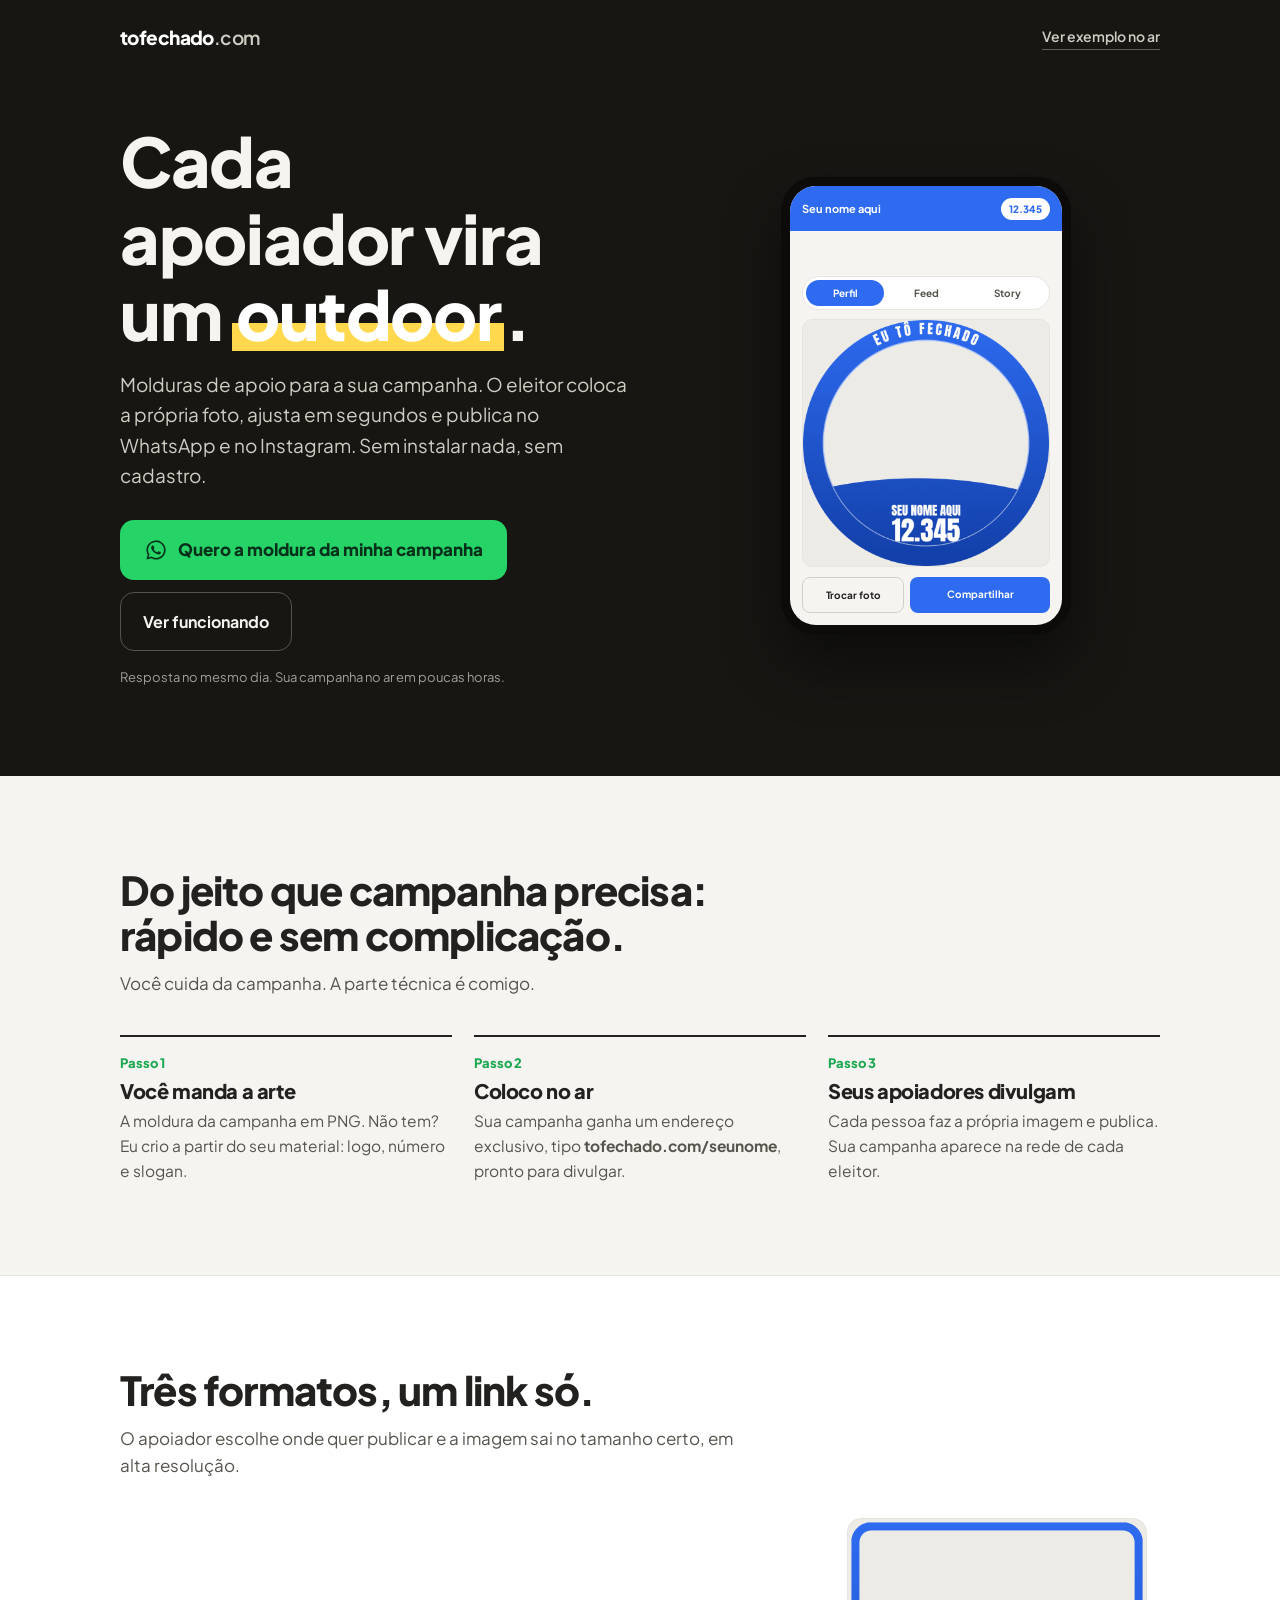
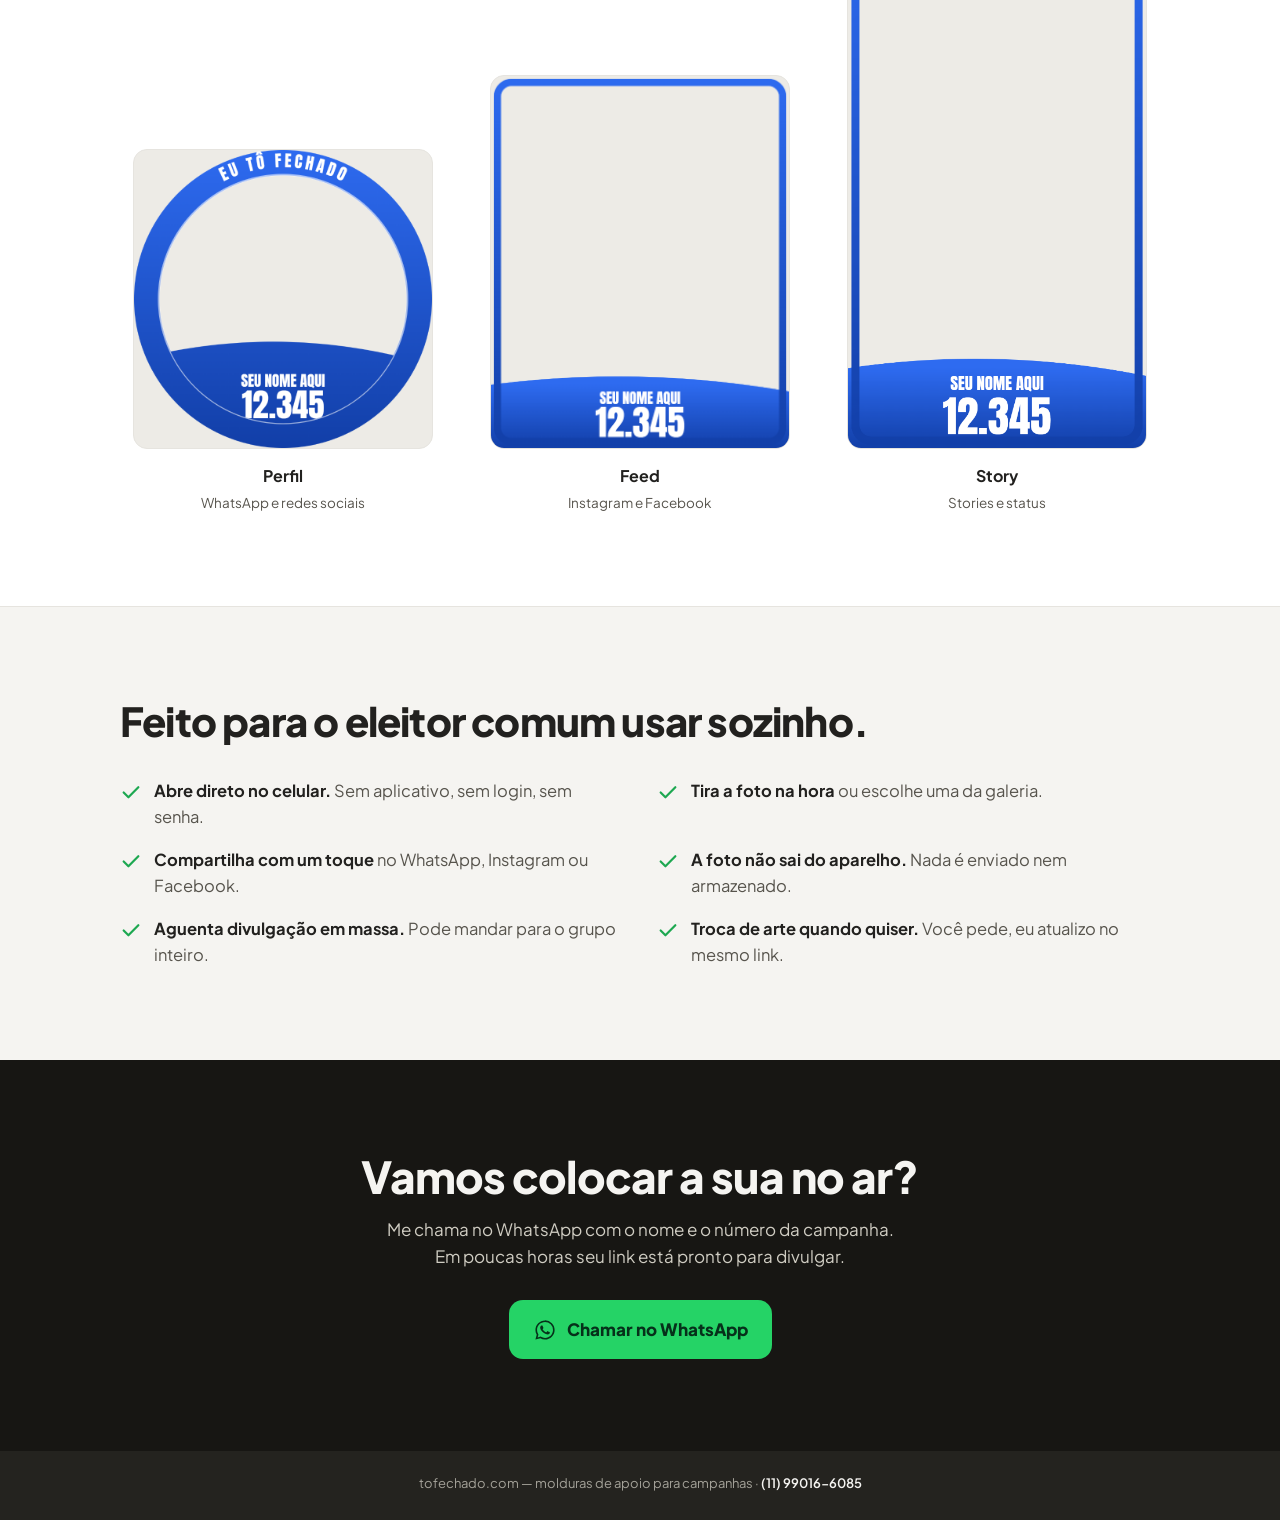
<file: index.html>
<!DOCTYPE html>
<html lang="pt-BR">
<head>
  <meta charset="UTF-8" />
  <meta name="viewport" content="width=device-width, initial-scale=1.0" />
  <title>tofechado.com — molduras de apoio para campanhas</title>
  <meta name="description" content="Molduras de apoio para campanhas: o eleitor coloca a própria foto, baixa e publica no WhatsApp e no Instagram. Sem app, sem cadastro." />
  <meta property="og:title" content="tofechado.com — molduras de apoio para campanhas" />
  <meta property="og:description" content="Cada apoiador vira um outdoor. Molduras para perfil, feed e story, no link exclusivo da sua campanha." />
  <meta name="theme-color" content="#171613" />
  <link rel="icon" href="data:image/svg+xml,%3Csvg xmlns='http://www.w3.org/2000/svg' viewBox='0 0 100 100'%3E%3Crect width='100' height='100' rx='24' fill='%23171613'/%3E%3Cpath d='M26 52l17 17 31-34' fill='none' stroke='%2325D366' stroke-width='11' stroke-linecap='round' stroke-linejoin='round'/%3E%3C/svg%3E" />
  <link rel="preconnect" href="https://fonts.googleapis.com" />
  <link rel="preconnect" href="https://fonts.gstatic.com" crossorigin />
  <link href="https://fonts.googleapis.com/css2?family=Plus+Jakarta+Sans:wght@400;600;700;800&display=swap" rel="stylesheet" />
  <style>
    :root {
      --ink: #171613;
      --ink-2: #24231F;
      --creme: #F5F4F1;
      --branco: #FFFFFF;
      --borda: #E6E4DF;
      --texto: #22211F;
      --texto-2: #57544D;
      --claro: #CFCCC2;
      --zap: #25D366;
      --zap-escuro: #1DA851;
      --marca: #FFD84D;
    }
    * { box-sizing: border-box; margin: 0; padding: 0; -webkit-tap-highlight-color: transparent; }
    body {
      background: var(--creme);
      color: var(--texto);
      font-family: "Plus Jakarta Sans", system-ui, sans-serif;
      line-height: 1.6;
      overflow-x: hidden;
    }
    .faixa { padding: 0 20px; }
    .limite { width: 100%; max-width: 1040px; margin: 0 auto; }
    h1, h2, h3 { line-height: 1.12; letter-spacing: -0.02em; font-weight: 800; text-wrap: balance; }

    /* ---------- topo escuro ---------- */
    .hero {
      background: var(--ink);
      color: var(--creme);
      padding: 22px 20px clamp(48px, 9vw, 88px);
    }
    .marcaTopo {
      display: flex;
      align-items: center;
      justify-content: space-between;
      gap: 16px;
      padding-bottom: clamp(34px, 7vw, 70px);
    }
    .logo { font-size: 19px; font-weight: 800; letter-spacing: -0.03em; color: var(--branco); }
    .logo span { color: var(--claro); font-weight: 600; }
    .linkTopo {
      color: var(--claro);
      font-size: 14px;
      font-weight: 600;
      text-decoration: none;
      border-bottom: 1px solid rgba(207, 204, 194, 0.4);
      padding-bottom: 2px;
    }
    .linkTopo:hover { color: var(--branco); }

    .heroGrid {
      display: grid;
      grid-template-columns: 1fr;
      gap: clamp(38px, 7vw, 56px);
      align-items: center;
    }
    @media (min-width: 900px) { .heroGrid { grid-template-columns: 1.05fr 0.95fr; } }

    .hero h1 { font-size: clamp(38px, 8vw, 68px); }
    .grifo {
      background: linear-gradient(transparent 62%, var(--marca) 62%, var(--marca) 94%, transparent 94%);
      padding: 0 4px;
      color: var(--branco);
    }
    .heroTexto {
      margin-top: 18px;
      font-size: clamp(16px, 2.2vw, 19px);
      color: var(--claro);
      max-width: 46ch;
    }
    .acoes { display: flex; flex-wrap: wrap; gap: 12px; margin-top: 30px; }
    .btnZap {
      display: inline-flex;
      align-items: center;
      gap: 10px;
      background: var(--zap);
      color: #06301A;
      font-weight: 800;
      font-size: 17px;
      padding: 16px 24px;
      border-radius: 14px;
      text-decoration: none;
      transition: background 0.15s ease-out, transform 0.12s ease-out;
    }
    .btnZap:hover { background: var(--zap-escuro); color: #FFFFFF; }
    .btnZap:active { transform: scale(0.98); }
    .btnZap svg { width: 24px; height: 24px; flex-shrink: 0; }
    .btnVazio {
      display: inline-flex;
      align-items: center;
      padding: 16px 22px;
      border-radius: 14px;
      border: 1px solid rgba(245, 244, 241, 0.28);
      color: var(--creme);
      font-weight: 700;
      font-size: 16px;
      text-decoration: none;
      transition: background 0.15s ease-out;
    }
    .btnVazio:hover { background: rgba(245, 244, 241, 0.09); }
    .aviso { margin-top: 16px; font-size: 13px; color: rgba(207, 204, 194, 0.75); }

    /* ---------- celular de demonstração ---------- */
    .fone {
      width: min(290px, 78vw);
      margin: 0 auto;
      background: #0C0B09;
      border-radius: 34px;
      padding: 9px;
      box-shadow: 0 30px 60px rgba(0, 0, 0, 0.45);
    }
    .foneTela { background: var(--creme); border-radius: 26px; overflow: hidden; }
    .mockTopo {
      background: #2E6BF0;
      color: #FFFFFF;
      display: flex;
      align-items: center;
      justify-content: space-between;
      gap: 8px;
      padding: 12px 12px 11px;
    }
    .mockTopo b { font-size: 11px; line-height: 1.2; }
    .mockTopo span {
      background: #FFFFFF;
      color: #2E6BF0;
      font-size: 10px;
      font-weight: 800;
      padding: 3px 8px;
      border-radius: 99px;
    }
    .mockCorpo { padding: 12px; }
    .mockTitulo { font-size: 15px; font-weight: 800; letter-spacing: -0.01em; }
    .mockAbas {
      display: flex;
      gap: 3px;
      background: var(--branco);
      border: 1px solid var(--borda);
      border-radius: 99px;
      padding: 3px;
      margin: 9px 0;
    }
    .mockAbas span {
      flex: 1;
      text-align: center;
      font-size: 10px;
      font-weight: 700;
      color: var(--texto-2);
      padding: 5px 0;
      border-radius: 99px;
    }
    .mockAbas .on { background: #2E6BF0; color: #FFFFFF; }
    .mockQuadro {
      background: #EDEBE6;
      border: 1px solid var(--borda);
      border-radius: 10px;
      overflow: hidden;
      aspect-ratio: 1 / 1;
    }
    .mockQuadro img { display: block; width: 100%; height: 100%; }
    .mockBotoes { display: flex; gap: 6px; margin-top: 10px; }
    .mockBotoes span {
      flex: 1;
      text-align: center;
      font-size: 10px;
      font-weight: 700;
      padding: 9px 0;
      border-radius: 8px;
    }
    .mockBotoes .vazio { border: 1px solid #D2CFC8; color: var(--texto); }
    .mockBotoes .cheio { background: #2E6BF0; color: #FFFFFF; flex: 1.4; }

    /* ---------- seções claras ---------- */
    section.bloco { padding: clamp(52px, 9vw, 92px) 20px; }
    .bloco h2 { font-size: clamp(27px, 4.6vw, 40px); }
    .bloco .apoio { margin-top: 12px; color: var(--texto-2); font-size: 17px; max-width: 52ch; }

    .passos { display: grid; gap: 18px; margin-top: 38px; }
    @media (min-width: 760px) { .passos { grid-template-columns: repeat(3, 1fr); gap: 22px; } }
    .passo { border-top: 2px solid var(--texto); padding-top: 16px; }
    .passo .n { font-size: 13px; font-weight: 800; color: var(--zap-escuro); }
    .passo h3 { font-size: 20px; margin-top: 6px; }
    .passo p { margin-top: 7px; color: var(--texto-2); font-size: 15.5px; }

    .formatos { background: var(--branco); border-top: 1px solid var(--borda); border-bottom: 1px solid var(--borda); }
    .vitrine { display: grid; gap: 26px; margin-top: 38px; align-items: end; }
    @media (min-width: 760px) { .vitrine { grid-template-columns: repeat(3, 1fr); gap: 30px; } }
    .peca { text-align: center; }
    .peca img {
      display: block;
      width: 100%;
      max-width: 300px;
      margin: 0 auto;
      background: #EDEBE6;
      border: 1px solid var(--borda);
      border-radius: 14px;
    }
    .peca b { display: block; margin-top: 14px; font-size: 16px; }
    .peca small { color: var(--texto-2); font-size: 13.5px; }

    .lista { list-style: none; margin-top: 34px; display: grid; gap: 14px; }
    @media (min-width: 760px) { .lista { grid-template-columns: 1fr 1fr; gap: 16px 34px; } }
    .lista li { display: flex; gap: 12px; font-size: 16.5px; }
    .lista svg { width: 22px; height: 22px; flex-shrink: 0; color: var(--zap-escuro); margin-top: 3px; }
    .lista b { font-weight: 700; }
    .lista span { color: var(--texto-2); }

    /* ---------- chamada final ---------- */
    .fechamento { background: var(--ink); color: var(--creme); text-align: center; }
    .fechamento h2 { font-size: clamp(28px, 5vw, 44px); }
    .fechamento p { margin: 14px auto 0; color: var(--claro); font-size: 17px; max-width: 44ch; }
    .fechamento .acoes { justify-content: center; }

    footer {
      background: var(--ink-2);
      color: rgba(207, 204, 194, 0.75);
      font-size: 13px;
      text-align: center;
      padding: 22px 20px 26px;
    }
    footer a { color: var(--creme); text-decoration: none; font-weight: 600; }

    /* ---------- entrada suave ---------- */
    .sobe { animation: sobe 0.7s cubic-bezier(0.16, 1, 0.3, 1) both; }
    .sobe:nth-child(2) { animation-delay: 0.06s; }
    .sobe:nth-child(3) { animation-delay: 0.12s; }
    @keyframes sobe { from { opacity: 0; transform: translateY(14px); } to { opacity: 1; transform: none; } }
    @media (prefers-reduced-motion: reduce) {
      .sobe { animation: none; }
      .btnZap, .btnVazio { transition: none; }
    }
  </style>
</head>
<body>

  <header class="hero">
    <div class="limite">
      <div class="marcaTopo">
        <div class="logo">tofechado<span>.com</span></div>
        <a class="linkTopo" href="exemplo/">Ver exemplo no ar</a>
      </div>

      <div class="heroGrid">
        <div>
          <h1 class="sobe">Cada apoiador vira um <span class="grifo">outdoor</span>.</h1>
          <p class="heroTexto sobe">Molduras de apoio para a sua campanha. O eleitor coloca a própria foto, ajusta em segundos e publica no WhatsApp e no Instagram. Sem instalar nada, sem cadastro.</p>
          <div class="acoes sobe">
            <a class="btnZap" href="https://wa.me/5511990166085?text=Ol%C3%A1!%20Gostaria%20de%20fazer%20minha%20moldura." target="_blank" rel="noopener">
              <svg viewBox="0 0 32 32" fill="currentColor" aria-hidden="true"><path d="M16.03 3.2c-7.06 0-12.8 5.74-12.8 12.8 0 2.26.59 4.46 1.72 6.4L3.2 28.8l6.56-1.71a12.75 12.75 0 0 0 6.27 1.6h.01c7.05 0 12.79-5.74 12.79-12.8 0-3.42-1.33-6.63-3.75-9.05a12.71 12.71 0 0 0-9.05-3.75Zm0 23.32h-.01a10.6 10.6 0 0 1-5.4-1.48l-.39-.23-4.02 1.05 1.07-3.92-.25-.4a10.6 10.6 0 0 1-1.63-5.66c0-5.87 4.78-10.64 10.64-10.64a10.6 10.6 0 0 1 10.63 10.65c0 5.87-4.78 10.63-10.64 10.63Zm5.83-7.97c-.32-.16-1.89-.93-2.18-1.04-.29-.11-.5-.16-.71.16-.21.32-.82 1.04-1 1.25-.19.21-.37.24-.69.08a8.7 8.7 0 0 1-2.56-1.58 9.6 9.6 0 0 1-1.78-2.2c-.18-.32-.02-.49.14-.65.15-.14.32-.37.48-.56.16-.19.21-.32.32-.53.11-.21.05-.4-.03-.56-.08-.16-.71-1.73-.98-2.36-.26-.62-.52-.54-.71-.55l-.61-.01c-.21 0-.56.08-.85.4-.29.32-1.11 1.09-1.11 2.65s1.14 3.08 1.3 3.29c.16.21 2.24 3.42 5.42 4.8.76.32 1.35.52 1.81.67.76.24 1.45.21 2 .13.61-.09 1.89-.77 2.15-1.52.27-.75.27-1.38.19-1.52-.08-.13-.29-.21-.61-.37Z"/></svg>
              Quero a moldura da minha campanha
            </a>
            <a class="btnVazio" href="exemplo/">Ver funcionando</a>
          </div>
          <p class="aviso">Resposta no mesmo dia. Sua campanha no ar em poucas horas.</p>
        </div>

        <div class="fone sobe">
          <div class="foneTela">
            <div class="mockTopo"><b>Seu nome aqui</b><span>12.345</span></div>
            <div class="mockCorpo">
              <p class="mockTitulo">Foto de perfil</p>
              <div class="mockAbas"><span class="on">Perfil</span><span>Feed</span><span>Story</span></div>
              <div class="mockQuadro"><img src="demo/perfil.png" alt="Tela do site de molduras com uma arte de campanha de exemplo" /></div>
              <div class="mockBotoes"><span class="vazio">Trocar foto</span><span class="cheio">Compartilhar</span></div>
            </div>
          </div>
        </div>
      </div>
    </div>
  </header>

  <section class="bloco faixa">
    <div class="limite">
      <h2>Do jeito que campanha precisa: rápido e sem complicação.</h2>
      <p class="apoio">Você cuida da campanha. A parte técnica é comigo.</p>

      <div class="passos">
        <div class="passo">
          <div class="n">Passo 1</div>
          <h3>Você manda a arte</h3>
          <p>A moldura da campanha em PNG. Não tem? Eu crio a partir do seu material: logo, número e slogan.</p>
        </div>
        <div class="passo">
          <div class="n">Passo 2</div>
          <h3>Coloco no ar</h3>
          <p>Sua campanha ganha um endereço exclusivo, tipo <b>tofechado.com/seunome</b>, pronto para divulgar.</p>
        </div>
        <div class="passo">
          <div class="n">Passo 3</div>
          <h3>Seus apoiadores divulgam</h3>
          <p>Cada pessoa faz a própria imagem e publica. Sua campanha aparece na rede de cada eleitor.</p>
        </div>
      </div>
    </div>
  </section>

  <section class="bloco faixa formatos">
    <div class="limite">
      <h2>Três formatos, um link só.</h2>
      <p class="apoio">O apoiador escolhe onde quer publicar e a imagem sai no tamanho certo, em alta resolução.</p>

      <div class="vitrine">
        <div class="peca">
          <img src="demo/perfil.png" alt="Exemplo de moldura redonda para foto de perfil" />
          <b>Perfil</b>
          <small>WhatsApp e redes sociais</small>
        </div>
        <div class="peca">
          <img src="demo/feed.png" alt="Exemplo de moldura vertical para post no feed" />
          <b>Feed</b>
          <small>Instagram e Facebook</small>
        </div>
        <div class="peca">
          <img src="demo/story.png" alt="Exemplo de moldura para story e status" />
          <b>Story</b>
          <small>Stories e status</small>
        </div>
      </div>
    </div>
  </section>

  <section class="bloco faixa">
    <div class="limite">
      <h2>Feito para o eleitor comum usar sozinho.</h2>
      <ul class="lista">
        <li>
          <svg viewBox="0 0 24 24" fill="none" stroke="currentColor" stroke-width="2.4" stroke-linecap="round" stroke-linejoin="round" aria-hidden="true"><path d="m4 12.5 5.2 5.2L20 6.8"/></svg>
          <div><b>Abre direto no celular.</b> <span>Sem aplicativo, sem login, sem senha.</span></div>
        </li>
        <li>
          <svg viewBox="0 0 24 24" fill="none" stroke="currentColor" stroke-width="2.4" stroke-linecap="round" stroke-linejoin="round" aria-hidden="true"><path d="m4 12.5 5.2 5.2L20 6.8"/></svg>
          <div><b>Tira a foto na hora</b> <span>ou escolhe uma da galeria.</span></div>
        </li>
        <li>
          <svg viewBox="0 0 24 24" fill="none" stroke="currentColor" stroke-width="2.4" stroke-linecap="round" stroke-linejoin="round" aria-hidden="true"><path d="m4 12.5 5.2 5.2L20 6.8"/></svg>
          <div><b>Compartilha com um toque</b> <span>no WhatsApp, Instagram ou Facebook.</span></div>
        </li>
        <li>
          <svg viewBox="0 0 24 24" fill="none" stroke="currentColor" stroke-width="2.4" stroke-linecap="round" stroke-linejoin="round" aria-hidden="true"><path d="m4 12.5 5.2 5.2L20 6.8"/></svg>
          <div><b>A foto não sai do aparelho.</b> <span>Nada é enviado nem armazenado.</span></div>
        </li>
        <li>
          <svg viewBox="0 0 24 24" fill="none" stroke="currentColor" stroke-width="2.4" stroke-linecap="round" stroke-linejoin="round" aria-hidden="true"><path d="m4 12.5 5.2 5.2L20 6.8"/></svg>
          <div><b>Aguenta divulgação em massa.</b> <span>Pode mandar para o grupo inteiro.</span></div>
        </li>
        <li>
          <svg viewBox="0 0 24 24" fill="none" stroke="currentColor" stroke-width="2.4" stroke-linecap="round" stroke-linejoin="round" aria-hidden="true"><path d="m4 12.5 5.2 5.2L20 6.8"/></svg>
          <div><b>Troca de arte quando quiser.</b> <span>Você pede, eu atualizo no mesmo link.</span></div>
        </li>
      </ul>
    </div>
  </section>

  <section class="bloco faixa fechamento">
    <div class="limite">
      <h2>Vamos colocar a sua no ar?</h2>
      <p>Me chama no WhatsApp com o nome e o número da campanha. Em poucas horas seu link está pronto para divulgar.</p>
      <div class="acoes">
        <a class="btnZap" href="https://wa.me/5511990166085?text=Ol%C3%A1!%20Gostaria%20de%20fazer%20minha%20moldura." target="_blank" rel="noopener">
          <svg viewBox="0 0 32 32" fill="currentColor" aria-hidden="true"><path d="M16.03 3.2c-7.06 0-12.8 5.74-12.8 12.8 0 2.26.59 4.46 1.72 6.4L3.2 28.8l6.56-1.71a12.75 12.75 0 0 0 6.27 1.6h.01c7.05 0 12.79-5.74 12.79-12.8 0-3.42-1.33-6.63-3.75-9.05a12.71 12.71 0 0 0-9.05-3.75Zm0 23.32h-.01a10.6 10.6 0 0 1-5.4-1.48l-.39-.23-4.02 1.05 1.07-3.92-.25-.4a10.6 10.6 0 0 1-1.63-5.66c0-5.87 4.78-10.64 10.64-10.64a10.6 10.6 0 0 1 10.63 10.65c0 5.87-4.78 10.63-10.64 10.63Zm5.83-7.97c-.32-.16-1.89-.93-2.18-1.04-.29-.11-.5-.16-.71.16-.21.32-.82 1.04-1 1.25-.19.21-.37.24-.69.08a8.7 8.7 0 0 1-2.56-1.58 9.6 9.6 0 0 1-1.78-2.2c-.18-.32-.02-.49.14-.65.15-.14.32-.37.48-.56.16-.19.21-.32.32-.53.11-.21.05-.4-.03-.56-.08-.16-.71-1.73-.98-2.36-.26-.62-.52-.54-.71-.55l-.61-.01c-.21 0-.56.08-.85.4-.29.32-1.11 1.09-1.11 2.65s1.14 3.08 1.3 3.29c.16.21 2.24 3.42 5.42 4.8.76.32 1.35.52 1.81.67.76.24 1.45.21 2 .13.61-.09 1.89-.77 2.15-1.52.27-.75.27-1.38.19-1.52-.08-.13-.29-.21-.61-.37Z"/></svg>
          Chamar no WhatsApp
        </a>
      </div>
    </div>
  </section>

  <footer>
    tofechado.com — molduras de apoio para campanhas · <a href="https://wa.me/5511990166085?text=Ol%C3%A1!%20Gostaria%20de%20fazer%20minha%20moldura." target="_blank" rel="noopener">(11) 99016-6085</a>
  </footer>

</body>
</html>
</file>
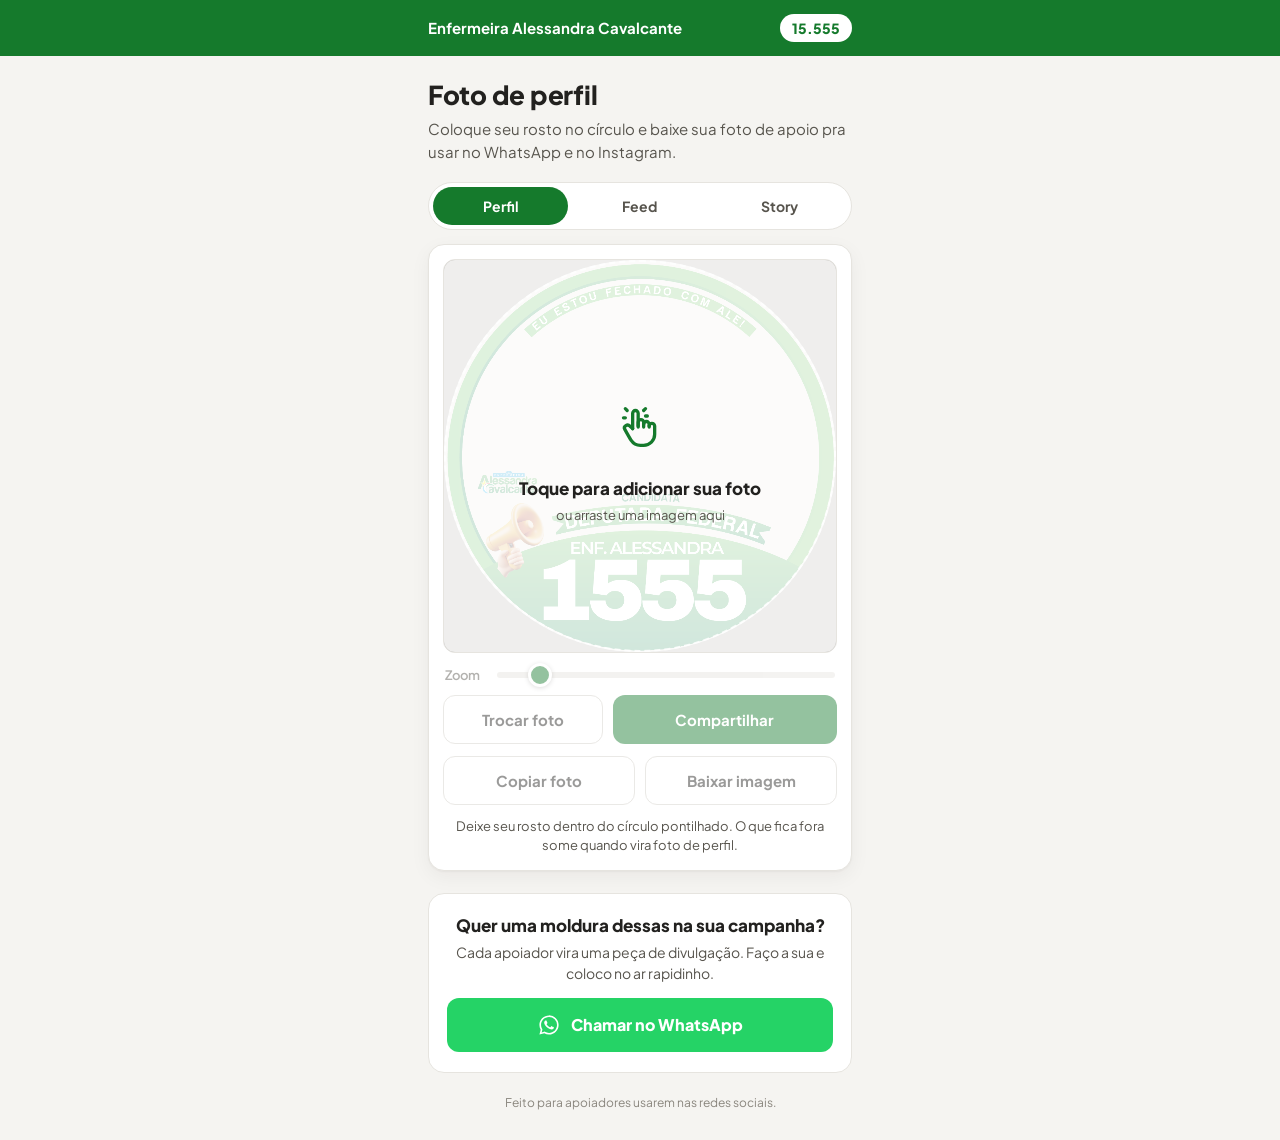
<file: alessandra/index.html>
<!DOCTYPE html>
<html lang="pt-BR">
<head>
  <meta charset="UTF-8" />
  <meta name="viewport" content="width=device-width, initial-scale=1.0, maximum-scale=1.0, user-scalable=no" />
  <title>Alessandra Cavalcante — Moldura de apoio</title>
  <meta name="description" content="Coloque sua foto na moldura de apoio da Enfermeira Alessandra Cavalcante e compartilhe nas redes sociais." />
  <meta property="og:title" content="Alessandra Cavalcante — Moldura de apoio" />
  <meta property="og:description" content="Coloque sua foto na moldura e mostre seu apoio no WhatsApp e no Instagram." />
  <meta name="theme-color" content="#157A2C" />
  <link rel="icon" href="data:image/svg+xml,%3Csvg xmlns='http://www.w3.org/2000/svg' viewBox='0 0 100 100'%3E%3Ccircle cx='50' cy='50' r='44' fill='%2321A63E'/%3E%3Ccircle cx='50' cy='50' r='30' fill='white'/%3E%3C/svg%3E" />
  <link rel="preconnect" href="https://fonts.googleapis.com" />
  <link rel="preconnect" href="https://fonts.gstatic.com" crossorigin />
  <link href="https://fonts.googleapis.com/css2?family=Plus+Jakarta+Sans:wght@400;600;700;800&display=swap" rel="stylesheet" />
  <link rel="stylesheet" href="styles.css?v=7" />
</head>
<body>
  <header class="topo">
    <div class="topoConteudo">
      <b>Enfermeira Alessandra Cavalcante</b>
      <span class="numero">15.555</span>
    </div>
  </header>

  <main class="pagina">
    <section class="intro">
      <h1 id="titulo">Foto de perfil</h1>
      <p id="subtitulo">Coloque seu rosto no círculo e baixe sua foto de apoio pra usar no WhatsApp e no Instagram.</p>
    </section>

    <nav class="tabs" role="tablist" aria-label="Formato da imagem">
      <button class="tab active" data-format="perfil" role="tab" aria-selected="true">Perfil</button>
      <button class="tab" data-format="feed" role="tab" aria-selected="false">Feed</button>
      <button class="tab" data-format="story" role="tab" aria-selected="false">Story</button>
    </nav>

    <section class="cartao">
      <div class="canvasWrap" id="canvasWrap">
        <canvas id="canvas" width="1080" height="1080"></canvas>
        <div class="guide" id="guide"></div>
        <div class="dropzone" id="dropzone">
          <div class="toque" aria-hidden="true">
            <span class="anel"></span>
            <span class="anel"></span>
            <svg viewBox="0 0 24 24" fill="none" stroke="currentColor" stroke-width="1.8" stroke-linecap="round" stroke-linejoin="round">
              <path d="M8 13V4.5a1.5 1.5 0 0 1 3 0V12" />
              <path d="M11 11.5v-2a1.5 1.5 0 0 1 3 0V12" />
              <path d="M14 10.5a1.5 1.5 0 0 1 3 0V12" />
              <path d="M17 11.5a1.5 1.5 0 0 1 3 0V16a6 6 0 0 1-6 6h-2 .208a6 6 0 0 1-5.012-2.7l-.196-.3c-.312-.479-1.407-2.388-3.286-5.728a1.5 1.5 0 0 1 .536-2.022 1.867 1.867 0 0 1 2.28.28L8 12.8" />
              <path d="M5 3 4 2" />
              <path d="M4 7H3" />
              <path d="m14 3 1-1" />
              <path d="M15 6h1" />
            </svg>
          </div>
          <b>Toque para adicionar sua foto</b>
          <span>ou arraste uma imagem aqui</span>
        </div>
      </div>

      <div class="controles">
        <div class="zoom off" id="zoomRow">
          <label for="zoom">Zoom</label>
          <input type="range" id="zoom" min="0.5" max="4" step="0.01" value="0.85" />
        </div>
        <div class="actions">
          <button class="btn ghost" id="btnTrocar" disabled>Trocar foto</button>
          <button class="btn primary" id="btnCompartilhar" disabled>Compartilhar</button>
        </div>
        <div class="actions">
          <button class="btn ghost" id="btnCopiar" disabled>Copiar foto</button>
          <button class="btn ghost" id="btnBaixar" disabled>Baixar imagem</button>
        </div>
        <p class="hint" id="dica">Deixe seu rosto dentro do círculo pontilhado. O que fica fora some quando vira foto de perfil.</p>
      </div>
    </section>

    <section class="cta">
      <p class="ctaTitulo">Quer uma moldura dessas na sua campanha?</p>
      <p class="ctaTexto">Cada apoiador vira uma peça de divulgação. Faço a sua e coloco no ar rapidinho.</p>
      <a class="btnZap" href="https://wa.me/5511990166085?text=Ol%C3%A1!%20Gostaria%20de%20fazer%20minha%20moldura." target="_blank" rel="noopener">
        <svg viewBox="0 0 32 32" fill="currentColor" aria-hidden="true">
          <path d="M16.03 3.2c-7.06 0-12.8 5.74-12.8 12.8 0 2.26.59 4.46 1.72 6.4L3.2 28.8l6.56-1.71a12.75 12.75 0 0 0 6.27 1.6h.01c7.05 0 12.79-5.74 12.79-12.8 0-3.42-1.33-6.63-3.75-9.05a12.71 12.71 0 0 0-9.05-3.75Zm0 23.32h-.01a10.6 10.6 0 0 1-5.4-1.48l-.39-.23-4.02 1.05 1.07-3.92-.25-.4a10.6 10.6 0 0 1-1.63-5.66c0-5.87 4.78-10.64 10.64-10.64a10.6 10.6 0 0 1 10.63 10.65c0 5.87-4.78 10.63-10.64 10.63Zm5.83-7.97c-.32-.16-1.89-.93-2.18-1.04-.29-.11-.5-.16-.71.16-.21.32-.82 1.04-1 1.25-.19.21-.37.24-.69.08a8.7 8.7 0 0 1-2.56-1.58 9.6 9.6 0 0 1-1.78-2.2c-.18-.32-.02-.49.14-.65.15-.14.32-.37.48-.56.16-.19.21-.32.32-.53.11-.21.05-.4-.03-.56-.08-.16-.71-1.73-.98-2.36-.26-.62-.52-.54-.71-.55l-.61-.01c-.21 0-.56.08-.85.4-.29.32-1.11 1.09-1.11 2.65s1.14 3.08 1.3 3.29c.16.21 2.24 3.42 5.42 4.8.76.32 1.35.52 1.81.67.76.24 1.45.21 2 .13.61-.09 1.89-.77 2.15-1.52.27-.75.27-1.38.19-1.52-.08-.13-.29-.21-.61-.37Z"/>
        </svg>
        Chamar no WhatsApp
      </a>
    </section>

    <footer>Feito para apoiadores usarem nas redes sociais.</footer>
  </main>

  <!-- janelinha de escolha: câmera ou galeria -->
  <dialog id="escolhaFoto">
    <button class="btnEscolha" id="btnCamera">
      <svg viewBox="0 0 24 24" fill="none" stroke="currentColor" stroke-width="1.8" stroke-linecap="round" stroke-linejoin="round" aria-hidden="true">
        <path d="M5 7h1a2 2 0 0 0 2-2 1 1 0 0 1 1-1h6a1 1 0 0 1 1 1 2 2 0 0 0 2 2h1a2 2 0 0 1 2 2v9a2 2 0 0 1-2 2H5a2 2 0 0 1-2-2V9a2 2 0 0 1 2-2" />
        <circle cx="12" cy="13" r="3" />
      </svg>
      Tirar uma foto
    </button>
    <button class="btnEscolha" id="btnGaleria">
      <svg viewBox="0 0 24 24" fill="none" stroke="currentColor" stroke-width="1.8" stroke-linecap="round" stroke-linejoin="round" aria-hidden="true">
        <rect x="3" y="3" width="18" height="18" rx="3" />
        <circle cx="9" cy="9" r="2" />
        <path d="M21 15l-4.5-4.5L7 20" />
      </svg>
      Escolher da galeria
    </button>
    <button class="btn ghost" id="btnCancelarEscolha">Cancelar</button>
  </dialog>

  <input type="file" id="fileInput" accept="image/*" hidden />
  <input type="file" id="cameraInput" accept="image/*" capture="user" hidden />
  <script src="app.js?v=7"></script>
</body>
</html>
</file>
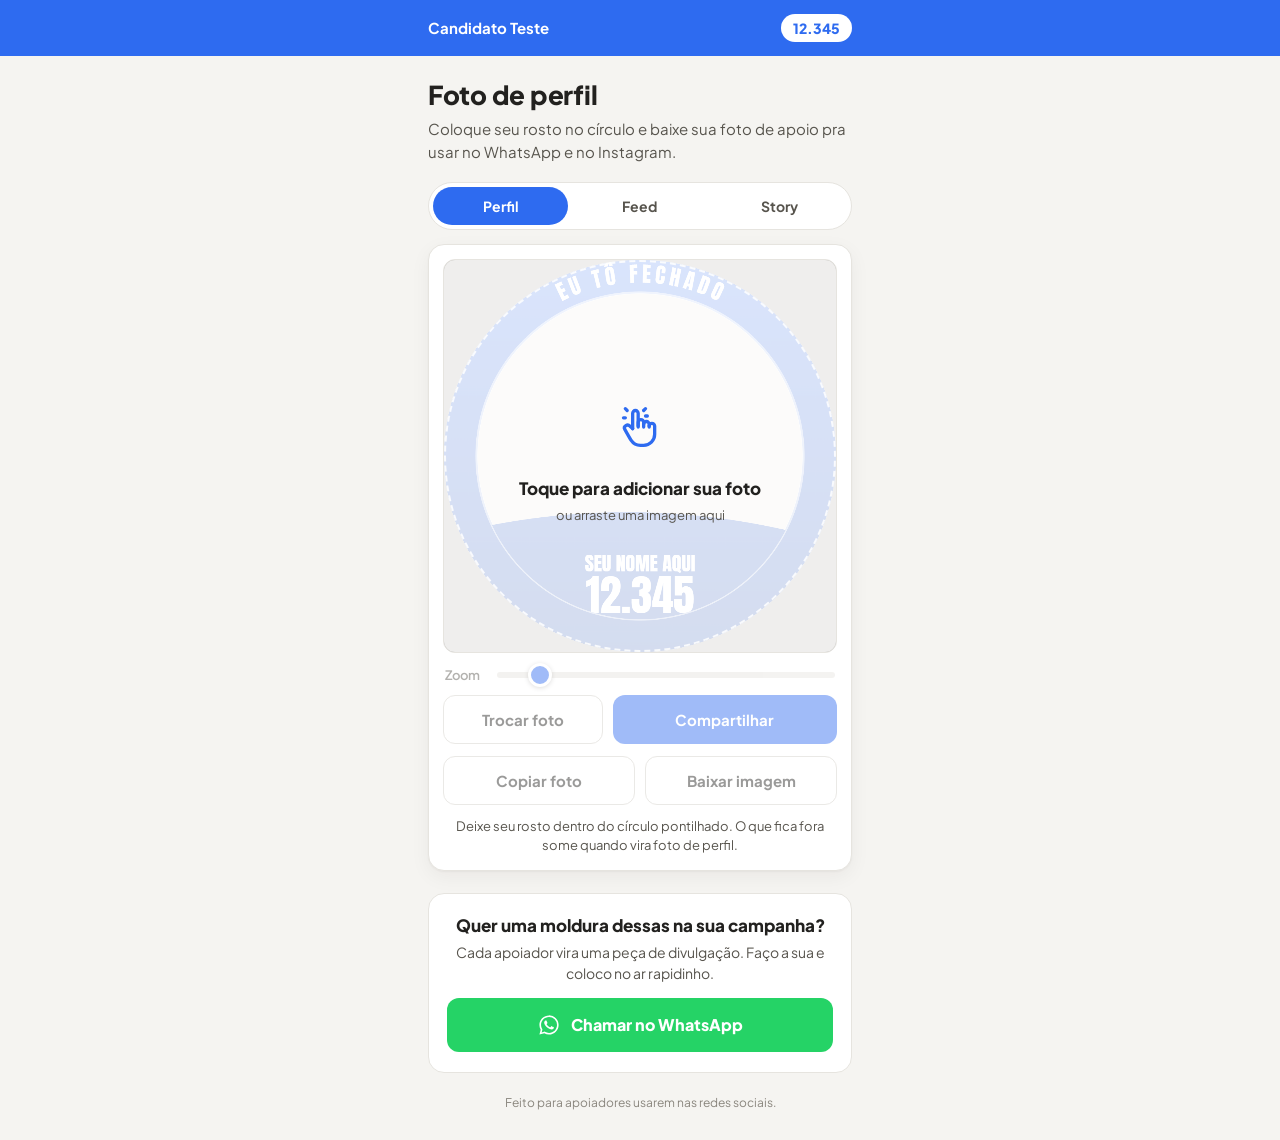
<file: candidatoteste/index.html>
<!DOCTYPE html>
<html lang="pt-BR">
<head>
  <meta charset="UTF-8" />
  <meta name="viewport" content="width=device-width, initial-scale=1.0, maximum-scale=1.0, user-scalable=no" />
  <title>Candidato Teste — moldura de apoio</title>
  <meta name="description" content="Coloque sua foto na moldura de apoio do candidato e compartilhe nas redes sociais." />
  <meta property="og:title" content="Candidato Teste — moldura de apoio" />
  <meta property="og:description" content="Coloque sua foto na moldura e mostre seu apoio no WhatsApp e no Instagram." />
  <meta name="robots" content="noindex" />
  <meta name="theme-color" content="#123FA8" />
  <link rel="icon" href="data:image/svg+xml,%3Csvg xmlns='http://www.w3.org/2000/svg' viewBox='0 0 100 100'%3E%3Ccircle cx='50' cy='50' r='44' fill='%232E6BF0'/%3E%3Ccircle cx='50' cy='50' r='30' fill='white'/%3E%3C/svg%3E" />
  <link rel="preconnect" href="https://fonts.googleapis.com" />
  <link rel="preconnect" href="https://fonts.gstatic.com" crossorigin />
  <link href="https://fonts.googleapis.com/css2?family=Plus+Jakarta+Sans:wght@400;600;700;800&display=swap" rel="stylesheet" />
  <link rel="stylesheet" href="styles.css?v=6" />
</head>
<body>
  <header class="topo">
    <div class="topoConteudo">
      <b>Candidato Teste</b>
      <span class="numero">12.345</span>
    </div>
  </header>

  <main class="pagina">
    <section class="intro">
      <h1 id="titulo">Foto de perfil</h1>
      <p id="subtitulo">Coloque seu rosto no círculo e baixe sua foto de apoio pra usar no WhatsApp e no Instagram.</p>
    </section>

    <nav class="tabs" role="tablist" aria-label="Formato da imagem">
      <button class="tab active" data-format="perfil" role="tab" aria-selected="true">Perfil</button>
      <button class="tab" data-format="feed" role="tab" aria-selected="false">Feed</button>
      <button class="tab" data-format="story" role="tab" aria-selected="false">Story</button>
    </nav>

    <section class="cartao">
      <div class="canvasWrap" id="canvasWrap">
        <canvas id="canvas" width="1080" height="1080"></canvas>
        <div class="guide" id="guide"></div>
        <div class="dropzone" id="dropzone">
          <div class="toque" aria-hidden="true">
            <span class="anel"></span>
            <span class="anel"></span>
            <svg viewBox="0 0 24 24" fill="none" stroke="currentColor" stroke-width="1.8" stroke-linecap="round" stroke-linejoin="round">
              <path d="M8 13V4.5a1.5 1.5 0 0 1 3 0V12" />
              <path d="M11 11.5v-2a1.5 1.5 0 0 1 3 0V12" />
              <path d="M14 10.5a1.5 1.5 0 0 1 3 0V12" />
              <path d="M17 11.5a1.5 1.5 0 0 1 3 0V16a6 6 0 0 1-6 6h-2 .208a6 6 0 0 1-5.012-2.7l-.196-.3c-.312-.479-1.407-2.388-3.286-5.728a1.5 1.5 0 0 1 .536-2.022 1.867 1.867 0 0 1 2.28.28L8 12.8" />
              <path d="M5 3 4 2" />
              <path d="M4 7H3" />
              <path d="m14 3 1-1" />
              <path d="M15 6h1" />
            </svg>
          </div>
          <b>Toque para adicionar sua foto</b>
          <span>ou arraste uma imagem aqui</span>
        </div>
      </div>

      <div class="controles">
        <div class="zoom off" id="zoomRow">
          <label for="zoom">Zoom</label>
          <input type="range" id="zoom" min="0.5" max="4" step="0.01" value="0.85" />
        </div>
        <div class="actions">
          <button class="btn ghost" id="btnTrocar" disabled>Trocar foto</button>
          <button class="btn primary" id="btnCompartilhar" disabled>Compartilhar</button>
        </div>
        <div class="actions">
          <button class="btn ghost" id="btnCopiar" disabled>Copiar foto</button>
          <button class="btn ghost" id="btnBaixar" disabled>Baixar imagem</button>
        </div>
        <p class="hint" id="dica">Deixe seu rosto dentro do círculo pontilhado. O que fica fora some quando vira foto de perfil.</p>
      </div>
    </section>

    <section class="cta">
      <p class="ctaTitulo">Quer uma moldura dessas na sua campanha?</p>
      <p class="ctaTexto">Cada apoiador vira uma peça de divulgação. Faço a sua e coloco no ar rapidinho.</p>
      <a class="btnZap" href="https://wa.me/5511990166085?text=Ol%C3%A1!%20Gostaria%20de%20fazer%20minha%20moldura." target="_blank" rel="noopener">
        <svg viewBox="0 0 32 32" fill="currentColor" aria-hidden="true">
          <path d="M16.03 3.2c-7.06 0-12.8 5.74-12.8 12.8 0 2.26.59 4.46 1.72 6.4L3.2 28.8l6.56-1.71a12.75 12.75 0 0 0 6.27 1.6h.01c7.05 0 12.79-5.74 12.79-12.8 0-3.42-1.33-6.63-3.75-9.05a12.71 12.71 0 0 0-9.05-3.75Zm0 23.32h-.01a10.6 10.6 0 0 1-5.4-1.48l-.39-.23-4.02 1.05 1.07-3.92-.25-.4a10.6 10.6 0 0 1-1.63-5.66c0-5.87 4.78-10.64 10.64-10.64a10.6 10.6 0 0 1 10.63 10.65c0 5.87-4.78 10.63-10.64 10.63Zm5.83-7.97c-.32-.16-1.89-.93-2.18-1.04-.29-.11-.5-.16-.71.16-.21.32-.82 1.04-1 1.25-.19.21-.37.24-.69.08a8.7 8.7 0 0 1-2.56-1.58 9.6 9.6 0 0 1-1.78-2.2c-.18-.32-.02-.49.14-.65.15-.14.32-.37.48-.56.16-.19.21-.32.32-.53.11-.21.05-.4-.03-.56-.08-.16-.71-1.73-.98-2.36-.26-.62-.52-.54-.71-.55l-.61-.01c-.21 0-.56.08-.85.4-.29.32-1.11 1.09-1.11 2.65s1.14 3.08 1.3 3.29c.16.21 2.24 3.42 5.42 4.8.76.32 1.35.52 1.81.67.76.24 1.45.21 2 .13.61-.09 1.89-.77 2.15-1.52.27-.75.27-1.38.19-1.52-.08-.13-.29-.21-.61-.37Z"/>
        </svg>
        Chamar no WhatsApp
      </a>
    </section>

    <footer>Feito para apoiadores usarem nas redes sociais.</footer>
  </main>

  <!-- janelinha de escolha: câmera ou galeria -->
  <dialog id="escolhaFoto">
    <button class="btnEscolha" id="btnCamera">
      <svg viewBox="0 0 24 24" fill="none" stroke="currentColor" stroke-width="1.8" stroke-linecap="round" stroke-linejoin="round" aria-hidden="true">
        <path d="M5 7h1a2 2 0 0 0 2-2 1 1 0 0 1 1-1h6a1 1 0 0 1 1 1 2 2 0 0 0 2 2h1a2 2 0 0 1 2 2v9a2 2 0 0 1-2 2H5a2 2 0 0 1-2-2V9a2 2 0 0 1 2-2" />
        <circle cx="12" cy="13" r="3" />
      </svg>
      Tirar uma foto
    </button>
    <button class="btnEscolha" id="btnGaleria">
      <svg viewBox="0 0 24 24" fill="none" stroke="currentColor" stroke-width="1.8" stroke-linecap="round" stroke-linejoin="round" aria-hidden="true">
        <rect x="3" y="3" width="18" height="18" rx="3" />
        <circle cx="9" cy="9" r="2" />
        <path d="M21 15l-4.5-4.5L7 20" />
      </svg>
      Escolher da galeria
    </button>
    <button class="btn ghost" id="btnCancelarEscolha">Cancelar</button>
  </dialog>

  <input type="file" id="fileInput" accept="image/*" hidden />
  <input type="file" id="cameraInput" accept="image/*" capture="user" hidden />
  <script src="app.js?v=6"></script>
</body>
</html>
</file>
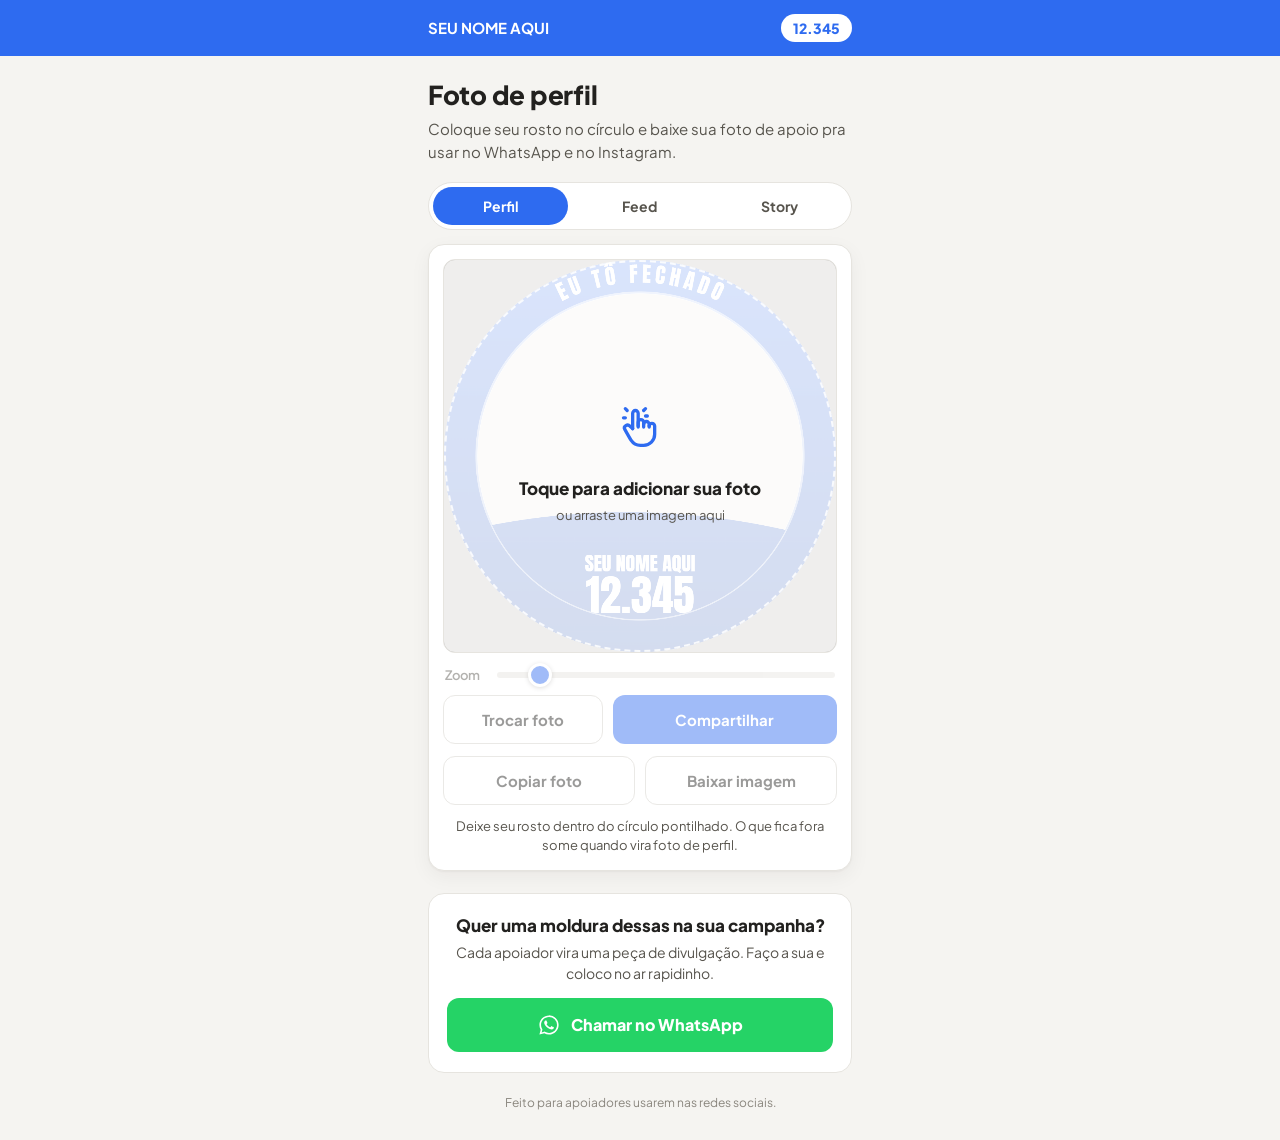
<file: exemplo/index.html>
<!DOCTYPE html>
<html lang="pt-BR">
<head>
  <meta charset="UTF-8" />
  <meta name="viewport" content="width=device-width, initial-scale=1.0, maximum-scale=1.0, user-scalable=no" />
  <title>Exemplo — moldura de apoio</title>
  <meta name="description" content="Coloque sua foto na moldura de apoio do candidato e compartilhe nas redes sociais." />
  <meta property="og:title" content="Moldura de apoio" />
  <meta property="og:description" content="Coloque sua foto na moldura e mostre seu apoio no WhatsApp e no Instagram." />
  <meta name="robots" content="noindex" />
  <meta name="theme-color" content="#123FA8" />
  <link rel="icon" href="data:image/svg+xml,%3Csvg xmlns='http://www.w3.org/2000/svg' viewBox='0 0 100 100'%3E%3Ccircle cx='50' cy='50' r='44' fill='%232E6BF0'/%3E%3Ccircle cx='50' cy='50' r='30' fill='white'/%3E%3C/svg%3E" />
  <link rel="preconnect" href="https://fonts.googleapis.com" />
  <link rel="preconnect" href="https://fonts.gstatic.com" crossorigin />
  <link href="https://fonts.googleapis.com/css2?family=Plus+Jakarta+Sans:wght@400;600;700;800&display=swap" rel="stylesheet" />
  <link rel="stylesheet" href="styles.css?v=6" />
</head>
<body>
  <header class="topo">
    <div class="topoConteudo">
      <b>SEU NOME AQUI</b>
      <span class="numero">12.345</span>
    </div>
  </header>

  <main class="pagina">
    <section class="intro">
      <h1 id="titulo">Foto de perfil</h1>
      <p id="subtitulo">Coloque seu rosto no círculo e baixe sua foto de apoio pra usar no WhatsApp e no Instagram.</p>
    </section>

    <nav class="tabs" role="tablist" aria-label="Formato da imagem">
      <button class="tab active" data-format="perfil" role="tab" aria-selected="true">Perfil</button>
      <button class="tab" data-format="feed" role="tab" aria-selected="false">Feed</button>
      <button class="tab" data-format="story" role="tab" aria-selected="false">Story</button>
    </nav>

    <section class="cartao">
      <div class="canvasWrap" id="canvasWrap">
        <canvas id="canvas" width="1080" height="1080"></canvas>
        <div class="guide" id="guide"></div>
        <div class="dropzone" id="dropzone">
          <div class="toque" aria-hidden="true">
            <span class="anel"></span>
            <span class="anel"></span>
            <svg viewBox="0 0 24 24" fill="none" stroke="currentColor" stroke-width="1.8" stroke-linecap="round" stroke-linejoin="round">
              <path d="M8 13V4.5a1.5 1.5 0 0 1 3 0V12" />
              <path d="M11 11.5v-2a1.5 1.5 0 0 1 3 0V12" />
              <path d="M14 10.5a1.5 1.5 0 0 1 3 0V12" />
              <path d="M17 11.5a1.5 1.5 0 0 1 3 0V16a6 6 0 0 1-6 6h-2 .208a6 6 0 0 1-5.012-2.7l-.196-.3c-.312-.479-1.407-2.388-3.286-5.728a1.5 1.5 0 0 1 .536-2.022 1.867 1.867 0 0 1 2.28.28L8 12.8" />
              <path d="M5 3 4 2" />
              <path d="M4 7H3" />
              <path d="m14 3 1-1" />
              <path d="M15 6h1" />
            </svg>
          </div>
          <b>Toque para adicionar sua foto</b>
          <span>ou arraste uma imagem aqui</span>
        </div>
      </div>

      <div class="controles">
        <div class="zoom off" id="zoomRow">
          <label for="zoom">Zoom</label>
          <input type="range" id="zoom" min="0.5" max="4" step="0.01" value="0.85" />
        </div>
        <div class="actions">
          <button class="btn ghost" id="btnTrocar" disabled>Trocar foto</button>
          <button class="btn primary" id="btnCompartilhar" disabled>Compartilhar</button>
        </div>
        <div class="actions">
          <button class="btn ghost" id="btnCopiar" disabled>Copiar foto</button>
          <button class="btn ghost" id="btnBaixar" disabled>Baixar imagem</button>
        </div>
        <p class="hint" id="dica">Deixe seu rosto dentro do círculo pontilhado. O que fica fora some quando vira foto de perfil.</p>
      </div>
    </section>

    <section class="cta">
      <p class="ctaTitulo">Quer uma moldura dessas na sua campanha?</p>
      <p class="ctaTexto">Cada apoiador vira uma peça de divulgação. Faço a sua e coloco no ar rapidinho.</p>
      <a class="btnZap" href="https://wa.me/5511990166085?text=Ol%C3%A1!%20Gostaria%20de%20fazer%20minha%20moldura." target="_blank" rel="noopener">
        <svg viewBox="0 0 32 32" fill="currentColor" aria-hidden="true">
          <path d="M16.03 3.2c-7.06 0-12.8 5.74-12.8 12.8 0 2.26.59 4.46 1.72 6.4L3.2 28.8l6.56-1.71a12.75 12.75 0 0 0 6.27 1.6h.01c7.05 0 12.79-5.74 12.79-12.8 0-3.42-1.33-6.63-3.75-9.05a12.71 12.71 0 0 0-9.05-3.75Zm0 23.32h-.01a10.6 10.6 0 0 1-5.4-1.48l-.39-.23-4.02 1.05 1.07-3.92-.25-.4a10.6 10.6 0 0 1-1.63-5.66c0-5.87 4.78-10.64 10.64-10.64a10.6 10.6 0 0 1 10.63 10.65c0 5.87-4.78 10.63-10.64 10.63Zm5.83-7.97c-.32-.16-1.89-.93-2.18-1.04-.29-.11-.5-.16-.71.16-.21.32-.82 1.04-1 1.25-.19.21-.37.24-.69.08a8.7 8.7 0 0 1-2.56-1.58 9.6 9.6 0 0 1-1.78-2.2c-.18-.32-.02-.49.14-.65.15-.14.32-.37.48-.56.16-.19.21-.32.32-.53.11-.21.05-.4-.03-.56-.08-.16-.71-1.73-.98-2.36-.26-.62-.52-.54-.71-.55l-.61-.01c-.21 0-.56.08-.85.4-.29.32-1.11 1.09-1.11 2.65s1.14 3.08 1.3 3.29c.16.21 2.24 3.42 5.42 4.8.76.32 1.35.52 1.81.67.76.24 1.45.21 2 .13.61-.09 1.89-.77 2.15-1.52.27-.75.27-1.38.19-1.52-.08-.13-.29-.21-.61-.37Z"/>
        </svg>
        Chamar no WhatsApp
      </a>
    </section>

    <footer>Feito para apoiadores usarem nas redes sociais.</footer>
  </main>

  <!-- janelinha de escolha: câmera ou galeria -->
  <dialog id="escolhaFoto">
    <button class="btnEscolha" id="btnCamera">
      <svg viewBox="0 0 24 24" fill="none" stroke="currentColor" stroke-width="1.8" stroke-linecap="round" stroke-linejoin="round" aria-hidden="true">
        <path d="M5 7h1a2 2 0 0 0 2-2 1 1 0 0 1 1-1h6a1 1 0 0 1 1 1 2 2 0 0 0 2 2h1a2 2 0 0 1 2 2v9a2 2 0 0 1-2 2H5a2 2 0 0 1-2-2V9a2 2 0 0 1 2-2" />
        <circle cx="12" cy="13" r="3" />
      </svg>
      Tirar uma foto
    </button>
    <button class="btnEscolha" id="btnGaleria">
      <svg viewBox="0 0 24 24" fill="none" stroke="currentColor" stroke-width="1.8" stroke-linecap="round" stroke-linejoin="round" aria-hidden="true">
        <rect x="3" y="3" width="18" height="18" rx="3" />
        <circle cx="9" cy="9" r="2" />
        <path d="M21 15l-4.5-4.5L7 20" />
      </svg>
      Escolher da galeria
    </button>
    <button class="btn ghost" id="btnCancelarEscolha">Cancelar</button>
  </dialog>

  <input type="file" id="fileInput" accept="image/*" hidden />
  <input type="file" id="cameraInput" accept="image/*" capture="user" hidden />
  <script src="app.js?v=6"></script>
</body>
</html>
</file>
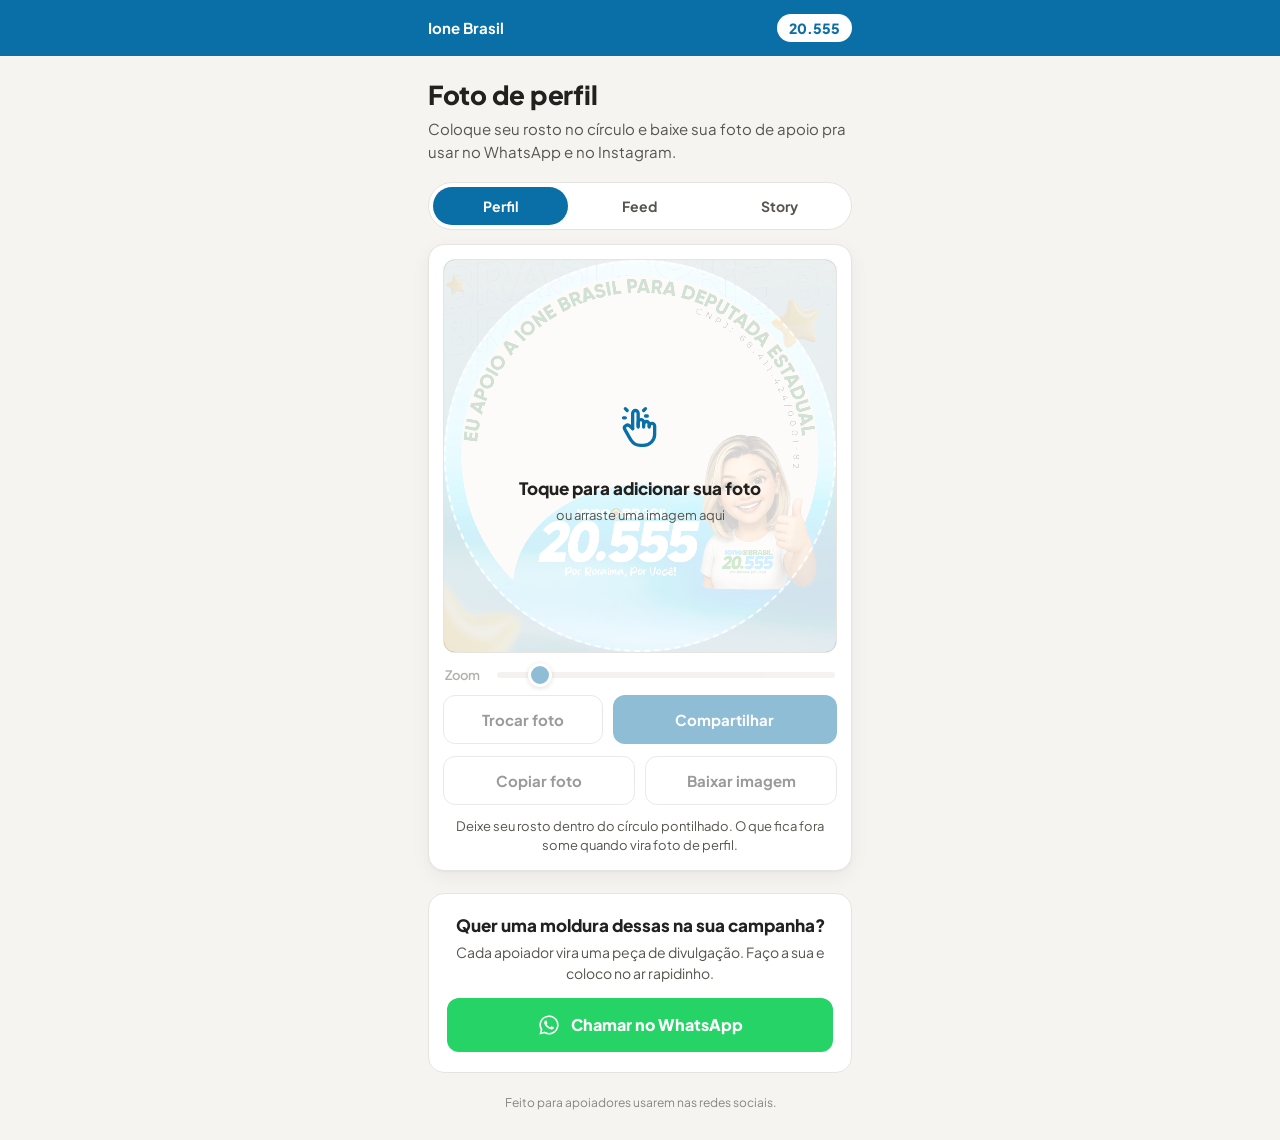
<file: ionebrasil/index.html>
<!DOCTYPE html>
<html lang="pt-BR">
<head>
  <meta charset="UTF-8" />
  <meta name="viewport" content="width=device-width, initial-scale=1.0, maximum-scale=1.0, user-scalable=no" />
  <title>Ione Brasil 20.555 — Moldura de apoio</title>
  <meta name="description" content="Coloque sua foto na moldura de apoio da Ione Brasil, candidata a deputada estadual em Roraima, e compartilhe nas redes sociais." />
  <meta property="og:title" content="Ione Brasil 20.555 — Moldura de apoio" />
  <meta property="og:description" content="Coloque sua foto na moldura e mostre seu apoio no WhatsApp e no Instagram." />
  <meta name="theme-color" content="#085A87" />
  <link rel="icon" href="data:image/svg+xml,%3Csvg xmlns='http://www.w3.org/2000/svg' viewBox='0 0 100 100'%3E%3Ccircle cx='50' cy='50' r='44' fill='%230A6FA6'/%3E%3Ccircle cx='50' cy='50' r='30' fill='white'/%3E%3C/svg%3E" />
  <link rel="preconnect" href="https://fonts.googleapis.com" />
  <link rel="preconnect" href="https://fonts.gstatic.com" crossorigin />
  <link href="https://fonts.googleapis.com/css2?family=Plus+Jakarta+Sans:wght@400;600;700;800&display=swap" rel="stylesheet" />
  <link rel="stylesheet" href="styles.css?v=6" />
</head>
<body>
  <header class="topo">
    <div class="topoConteudo">
      <b>Ione Brasil</b>
      <span class="numero">20.555</span>
    </div>
  </header>

  <main class="pagina">
    <section class="intro">
      <h1 id="titulo">Foto de perfil</h1>
      <p id="subtitulo">Coloque seu rosto no círculo e baixe sua foto de apoio pra usar no WhatsApp e no Instagram.</p>
    </section>

    <nav class="tabs" role="tablist" aria-label="Formato da imagem">
      <button class="tab active" data-format="perfil" role="tab" aria-selected="true">Perfil</button>
      <button class="tab" data-format="feed" role="tab" aria-selected="false">Feed</button>
      <button class="tab" data-format="story" role="tab" aria-selected="false">Story</button>
    </nav>

    <section class="cartao">
      <div class="canvasWrap" id="canvasWrap">
        <canvas id="canvas" width="1080" height="1080"></canvas>
        <div class="guide" id="guide"></div>
        <div class="dropzone" id="dropzone">
          <div class="toque" aria-hidden="true">
            <span class="anel"></span>
            <span class="anel"></span>
            <svg viewBox="0 0 24 24" fill="none" stroke="currentColor" stroke-width="1.8" stroke-linecap="round" stroke-linejoin="round">
              <path d="M8 13V4.5a1.5 1.5 0 0 1 3 0V12" />
              <path d="M11 11.5v-2a1.5 1.5 0 0 1 3 0V12" />
              <path d="M14 10.5a1.5 1.5 0 0 1 3 0V12" />
              <path d="M17 11.5a1.5 1.5 0 0 1 3 0V16a6 6 0 0 1-6 6h-2 .208a6 6 0 0 1-5.012-2.7l-.196-.3c-.312-.479-1.407-2.388-3.286-5.728a1.5 1.5 0 0 1 .536-2.022 1.867 1.867 0 0 1 2.28.28L8 12.8" />
              <path d="M5 3 4 2" />
              <path d="M4 7H3" />
              <path d="m14 3 1-1" />
              <path d="M15 6h1" />
            </svg>
          </div>
          <b>Toque para adicionar sua foto</b>
          <span>ou arraste uma imagem aqui</span>
        </div>
      </div>

      <div class="controles">
        <div class="zoom off" id="zoomRow">
          <label for="zoom">Zoom</label>
          <input type="range" id="zoom" min="0.5" max="4" step="0.01" value="0.85" />
        </div>
        <div class="actions">
          <button class="btn ghost" id="btnTrocar" disabled>Trocar foto</button>
          <button class="btn primary" id="btnCompartilhar" disabled>Compartilhar</button>
        </div>
        <div class="actions">
          <button class="btn ghost" id="btnCopiar" disabled>Copiar foto</button>
          <button class="btn ghost" id="btnBaixar" disabled>Baixar imagem</button>
        </div>
        <p class="hint" id="dica">Deixe seu rosto dentro do círculo pontilhado. O que fica fora some quando vira foto de perfil.</p>
      </div>
    </section>

    <section class="cta">
      <p class="ctaTitulo">Quer uma moldura dessas na sua campanha?</p>
      <p class="ctaTexto">Cada apoiador vira uma peça de divulgação. Faço a sua e coloco no ar rapidinho.</p>
      <a class="btnZap" href="https://wa.me/5511990166085?text=Ol%C3%A1!%20Gostaria%20de%20fazer%20minha%20moldura." target="_blank" rel="noopener">
        <svg viewBox="0 0 32 32" fill="currentColor" aria-hidden="true">
          <path d="M16.03 3.2c-7.06 0-12.8 5.74-12.8 12.8 0 2.26.59 4.46 1.72 6.4L3.2 28.8l6.56-1.71a12.75 12.75 0 0 0 6.27 1.6h.01c7.05 0 12.79-5.74 12.79-12.8 0-3.42-1.33-6.63-3.75-9.05a12.71 12.71 0 0 0-9.05-3.75Zm0 23.32h-.01a10.6 10.6 0 0 1-5.4-1.48l-.39-.23-4.02 1.05 1.07-3.92-.25-.4a10.6 10.6 0 0 1-1.63-5.66c0-5.87 4.78-10.64 10.64-10.64a10.6 10.6 0 0 1 10.63 10.65c0 5.87-4.78 10.63-10.64 10.63Zm5.83-7.97c-.32-.16-1.89-.93-2.18-1.04-.29-.11-.5-.16-.71.16-.21.32-.82 1.04-1 1.25-.19.21-.37.24-.69.08a8.7 8.7 0 0 1-2.56-1.58 9.6 9.6 0 0 1-1.78-2.2c-.18-.32-.02-.49.14-.65.15-.14.32-.37.48-.56.16-.19.21-.32.32-.53.11-.21.05-.4-.03-.56-.08-.16-.71-1.73-.98-2.36-.26-.62-.52-.54-.71-.55l-.61-.01c-.21 0-.56.08-.85.4-.29.32-1.11 1.09-1.11 2.65s1.14 3.08 1.3 3.29c.16.21 2.24 3.42 5.42 4.8.76.32 1.35.52 1.81.67.76.24 1.45.21 2 .13.61-.09 1.89-.77 2.15-1.52.27-.75.27-1.38.19-1.52-.08-.13-.29-.21-.61-.37Z"/>
        </svg>
        Chamar no WhatsApp
      </a>
    </section>

    <footer>Feito para apoiadores usarem nas redes sociais.</footer>
  </main>

  <!-- janelinha de escolha: câmera ou galeria -->
  <dialog id="escolhaFoto">
    <button class="btnEscolha" id="btnCamera">
      <svg viewBox="0 0 24 24" fill="none" stroke="currentColor" stroke-width="1.8" stroke-linecap="round" stroke-linejoin="round" aria-hidden="true">
        <path d="M5 7h1a2 2 0 0 0 2-2 1 1 0 0 1 1-1h6a1 1 0 0 1 1 1 2 2 0 0 0 2 2h1a2 2 0 0 1 2 2v9a2 2 0 0 1-2 2H5a2 2 0 0 1-2-2V9a2 2 0 0 1 2-2" />
        <circle cx="12" cy="13" r="3" />
      </svg>
      Tirar uma foto
    </button>
    <button class="btnEscolha" id="btnGaleria">
      <svg viewBox="0 0 24 24" fill="none" stroke="currentColor" stroke-width="1.8" stroke-linecap="round" stroke-linejoin="round" aria-hidden="true">
        <rect x="3" y="3" width="18" height="18" rx="3" />
        <circle cx="9" cy="9" r="2" />
        <path d="M21 15l-4.5-4.5L7 20" />
      </svg>
      Escolher da galeria
    </button>
    <button class="btn ghost" id="btnCancelarEscolha">Cancelar</button>
  </dialog>

  <input type="file" id="fileInput" accept="image/*" hidden />
  <input type="file" id="cameraInput" accept="image/*" capture="user" hidden />
  <script src="app.js?v=6"></script>
</body>
</html>
</file>
<file: alessandra/styles.css>
:root {
  /* ---- cores neutras (fundo, superfícies, textos) ---- */
  --fundo: #F5F4F1;
  --superficie: #FFFFFF;
  --borda: #E6E4DF;
  --borda-forte: #D2CFC8;
  --tinta: #22211F;
  --tinta-2: #57544D;
  --tinta-3: #8A867E;

  /* ---- cor da candidata (troque por candidato) ---- */
  --acao: #157A2C;        /* botões e destaques */
  --acao-hover: #116224;
  --acao-suave: #E7F6EB;  /* fundo verdinho bem claro */

  --raio-cartao: 16px;
  --raio-controle: 12px;
}

* {
  box-sizing: border-box;
  margin: 0;
  padding: 0;
  -webkit-tap-highlight-color: transparent;
}

html, body { height: 100%; }

body {
  background: var(--fundo);
  color: var(--tinta);
  font-family: "Plus Jakarta Sans", system-ui, sans-serif;
  min-height: 100dvh;
  display: flex;
  flex-direction: column;
  align-items: center;
  overflow-x: hidden; /* nunca deixa a página balançar de lado */
}

/* ============ barra superior (estilo Itaú, na cor da candidata) ============ */
.topo {
  width: 100%;
  background: var(--acao);
}

.topoConteudo {
  max-width: 460px;
  margin: 0 auto;
  padding: 14px 18px;
  display: flex;
  align-items: center;
  justify-content: space-between;
  gap: 12px;
}

.topoConteudo b {
  color: #FFFFFF;
  font-size: 15px;
  font-weight: 700;
  line-height: 1.25;
}

.topoConteudo .numero {
  background: #FFFFFF;
  color: var(--acao);
  font-weight: 800;
  font-size: 14px;
  padding: 5px 12px;
  border-radius: 999px;
  white-space: nowrap;
}

/* ============ página ============ */
.pagina {
  width: 100%;
  max-width: 460px;
  padding: 22px 18px 30px;
  display: flex;
  flex-direction: column;
}

.intro h1 {
  font-size: 26px;
  font-weight: 800;
  letter-spacing: -0.01em;
  text-wrap: balance;
}

.intro p {
  margin-top: 6px;
  font-size: 15px;
  line-height: 1.55;
  color: var(--tinta-2);
  max-width: 46ch;
}

/* ============ abas de formato ============ */
.tabs {
  display: flex;
  gap: 4px;
  background: var(--superficie);
  border: 1px solid var(--borda);
  border-radius: 999px;
  padding: 4px;
  margin: 18px 0 14px;
}

.tab {
  flex: 1;
  border: 0;
  background: transparent;
  color: var(--tinta-2);
  font-family: inherit;
  font-weight: 700;
  font-size: 14px;
  padding: 10px 0;
  border-radius: 999px;
  cursor: pointer;
  transition: background 0.15s ease-out, color 0.15s ease-out;
}

.tab:hover { color: var(--tinta); }

.tab.active {
  background: var(--acao);
  color: #FFFFFF;
}

/* ============ cartão do editor ============ */
.cartao {
  background: var(--superficie);
  border: 1px solid var(--borda);
  border-radius: var(--raio-cartao);
  padding: 14px;
  box-shadow: 0 1px 2px rgba(30, 28, 24, 0.04), 0 6px 20px rgba(30, 28, 24, 0.05);
}

.canvasWrap {
  position: relative;
  width: 100%;
  aspect-ratio: 1 / 1;
  border-radius: var(--raio-controle);
  overflow: hidden;
  background: #EDEBE6;
  border: 1px solid var(--borda);
  touch-action: none;
  margin: 0 auto;
}

/* story e feed são mais altos — limita a altura pra caber na tela,
   mas NUNCA passa da largura disponível (--proporcao vem do app.js) */
.canvasWrap.tall {
  width: min(100%, calc(min(62vh, 600px) * var(--proporcao, 0.8)));
  height: auto;
  align-self: center;
  margin: 0 auto;
}

canvas {
  display: block;
  width: 100%;
  height: 100%;
}

/* guia circular do modo perfil */
.guide {
  position: absolute;
  inset: 0;
  pointer-events: none;
}

.guide::before {
  content: "";
  position: absolute;
  inset: 0;
  border-radius: 50%;
  box-shadow: rgba(30, 28, 24, 0.35) 0 0 0 9999px;
}

.guide::after {
  content: "";
  position: absolute;
  inset: 0;
  border-radius: 50%;
  border: 2px dashed rgba(255, 255, 255, 0.85);
}

.guide.hidden { display: none; }

/* ============ área de toque (dropzone) ============ */
.dropzone {
  position: absolute;
  inset: 0;
  display: flex;
  flex-direction: column;
  align-items: center;
  justify-content: center;
  gap: 8px;
  cursor: pointer;
  background: rgba(255, 255, 255, 0.82);
  text-align: center;
  padding: 20px;
}

.dropzone.hidden { display: none; }

.dropzone b {
  font-size: 17px;
  font-weight: 800;
  color: var(--tinta);
  max-width: 24ch;
}

.dropzone span {
  color: var(--tinta-2);
  font-size: 13px;
}

.dropzone.drag {
  background: rgba(231, 246, 235, 0.9);
  outline: 2px dashed var(--acao);
  outline-offset: -10px;
}

/* ícone de "toque aqui" com ondinhas */
.toque {
  position: relative;
  width: 76px;
  height: 76px;
  display: flex;
  align-items: center;
  justify-content: center;
  margin-bottom: 4px;
  color: var(--acao);
}

.toque svg {
  width: 44px;
  height: 44px;
  position: relative;
  z-index: 1;
}

.toque .anel {
  position: absolute;
  inset: 0;
  border-radius: 50%;
  border: 2px solid var(--acao);
  opacity: 0;
  animation: ondinha 2s cubic-bezier(0.16, 1, 0.3, 1) infinite;
}

.toque .anel:nth-child(2) { animation-delay: 0.5s; }

@keyframes ondinha {
  0%   { transform: scale(0.55); opacity: 0.55; }
  80%  { transform: scale(1.05); opacity: 0; }
  100% { transform: scale(1.05); opacity: 0; }
}

/* ============ controles ============ */
.controles {
  display: flex;
  flex-direction: column;
  gap: 12px;
  margin-top: 14px;
}

.zoom {
  display: flex;
  align-items: center;
  gap: 12px;
  padding: 0 2px;
}

.zoom.off {
  opacity: 0.45;
  pointer-events: none;
}

.zoom label {
  font-weight: 600;
  font-size: 13px;
  color: var(--tinta-2);
  min-width: 40px;
}

input[type="range"] {
  appearance: none;
  -webkit-appearance: none;
  flex: 1;
  height: 6px;
  border-radius: 999px;
  background: var(--borda);
}

input[type="range"]::-webkit-slider-thumb {
  appearance: none;
  -webkit-appearance: none;
  width: 24px;
  height: 24px;
  border-radius: 50%;
  background: var(--acao);
  cursor: pointer;
  border: 3px solid #FFFFFF;
  box-shadow: 0 1px 4px rgba(30, 28, 24, 0.3);
}

input[type="range"]::-moz-range-thumb {
  width: 18px;
  height: 18px;
  border-radius: 50%;
  background: var(--acao);
  cursor: pointer;
  border: 3px solid #FFFFFF;
  box-shadow: 0 1px 4px rgba(30, 28, 24, 0.3);
}

.actions {
  display: flex;
  gap: 10px;
}

.btn {
  flex: 1;
  border: 0;
  border-radius: var(--raio-controle);
  padding: 14px 12px;
  cursor: pointer;
  font-family: inherit;
  font-weight: 700;
  font-size: 15px;
  transition: background 0.15s ease-out, transform 0.12s ease-out;
}

.btn:active { transform: scale(0.98); }

.btn:disabled {
  opacity: 0.45;
  cursor: not-allowed;
}

.btn.primary {
  background: var(--acao);
  color: #FFFFFF;
  flex: 1.5;
}

.btn.primary:hover:not(:disabled) { background: var(--acao-hover); }

.btn.ghost {
  background: var(--superficie);
  border: 1px solid var(--borda-forte);
  color: var(--tinta);
}

.btn.ghost:hover:not(:disabled) { background: var(--fundo); }

.btn.hidden { display: none; }

.btn:focus-visible,
.tab:focus-visible,
input[type="range"]:focus-visible {
  outline: 2px solid var(--acao);
  outline-offset: 2px;
}

.hint {
  color: var(--tinta-2);
  font-size: 13px;
  line-height: 1.5;
  text-align: center;
  max-width: 40ch;
  margin: 0 auto;
}

/* ============ chamada para contratar (WhatsApp) ============ */
:root { --zap: #25D366; --zap-escuro: #1DA851; }

.cta {
  margin-top: 22px;
  background: var(--superficie);
  border: 1px solid var(--borda);
  border-radius: var(--raio-cartao);
  padding: 20px 18px;
  text-align: center;
}

.ctaTitulo {
  font-size: 17px;
  font-weight: 800;
  line-height: 1.3;
  text-wrap: balance;
}

.ctaTexto {
  margin-top: 6px;
  font-size: 14px;
  line-height: 1.5;
  color: var(--tinta-2);
  max-width: 38ch;
  margin-left: auto;
  margin-right: auto;
}

.btnZap {
  display: flex;
  align-items: center;
  justify-content: center;
  gap: 10px;
  margin-top: 14px;
  padding: 15px 18px;
  border-radius: var(--raio-controle);
  background: var(--zap);
  color: #FFFFFF;
  font-weight: 800;
  font-size: 16px;
  text-decoration: none;
  transition: background 0.15s ease-out, transform 0.12s ease-out;
}

.btnZap:hover { background: var(--zap-escuro); }
.btnZap:active { transform: scale(0.98); }

.btnZap:focus-visible {
  outline: 2px solid var(--zap-escuro);
  outline-offset: 2px;
}

.btnZap svg {
  width: 24px;
  height: 24px;
  flex-shrink: 0;
}

footer {
  margin-top: 22px;
  color: var(--tinta-3);
  font-size: 12px;
  text-align: center;
}

/* aviso de "imagem salva" */
.toast {
  position: fixed;
  left: 50%;
  bottom: 24px;
  transform: translateX(-50%) translateY(80px);
  background: var(--tinta);
  color: #FFFFFF;
  font-weight: 700;
  font-size: 14px;
  padding: 13px 24px;
  border-radius: 999px;
  box-shadow: 0 10px 30px rgba(30, 28, 24, 0.35);
  opacity: 0;
  transition: transform 0.25s cubic-bezier(0.16, 1, 0.3, 1), opacity 0.25s ease-out;
  pointer-events: none;
  z-index: 50;
}

.toast.show {
  transform: translateX(-50%) translateY(0);
  opacity: 1;
}

/* ============ janelinha câmera/galeria ============ */
dialog#escolhaFoto {
  width: min(100% - 24px, 436px);
  margin: auto auto 12px;
  border: 0;
  border-radius: var(--raio-cartao);
  padding: 14px;
  background: var(--superficie);
  box-shadow: 0 20px 50px rgba(30, 28, 24, 0.3);
  display: none;
  flex-direction: column;
  gap: 10px;
}

dialog#escolhaFoto[open] {
  display: flex;
  animation: subir 0.22s cubic-bezier(0.16, 1, 0.3, 1);
}

dialog#escolhaFoto::backdrop {
  background: rgba(30, 28, 24, 0.45);
}

@keyframes subir {
  from { transform: translateY(30px); opacity: 0; }
  to   { transform: translateY(0); opacity: 1; }
}

.btnEscolha {
  display: flex;
  align-items: center;
  gap: 12px;
  width: 100%;
  border: 1px solid var(--borda);
  border-radius: var(--raio-controle);
  background: var(--superficie);
  padding: 15px 16px;
  cursor: pointer;
  font-family: inherit;
  font-weight: 700;
  font-size: 15px;
  color: var(--tinta);
  transition: background 0.15s ease-out;
}

.btnEscolha:hover { background: var(--fundo); }

.btnEscolha svg {
  width: 24px;
  height: 24px;
  color: var(--acao);
  flex-shrink: 0;
}

.btnEscolha:focus-visible {
  outline: 2px solid var(--acao);
  outline-offset: 2px;
}

@media (prefers-reduced-motion: reduce) {
  .toque .anel { animation: none; opacity: 0.3; transform: scale(0.85); }
  .tab, .btn, .toast { transition: none; }
  dialog#escolhaFoto[open] { animation: none; }
}
</file>
<file: candidatoteste/styles.css>
:root {
  /* ---- cores neutras (fundo, superfícies, textos) ---- */
  --fundo: #F5F4F1;
  --superficie: #FFFFFF;
  --borda: #E6E4DF;
  --borda-forte: #D2CFC8;
  --tinta: #22211F;
  --tinta-2: #57544D;
  --tinta-3: #8A867E;

  /* ---- cor da candidata (troque por candidato) ---- */
  --acao: #2E6BF0;        /* botões e destaques */
  --acao-hover: #123FA8;
  --acao-suave: #E8EFFE;  /* fundo verdinho bem claro */

  --raio-cartao: 16px;
  --raio-controle: 12px;
}

* {
  box-sizing: border-box;
  margin: 0;
  padding: 0;
  -webkit-tap-highlight-color: transparent;
}

html, body { height: 100%; }

body {
  background: var(--fundo);
  color: var(--tinta);
  font-family: "Plus Jakarta Sans", system-ui, sans-serif;
  min-height: 100dvh;
  display: flex;
  flex-direction: column;
  align-items: center;
  overflow-x: hidden; /* nunca deixa a página balançar de lado */
}

/* ============ barra superior (estilo Itaú, na cor da candidata) ============ */
.topo {
  width: 100%;
  background: var(--acao);
}

.topoConteudo {
  max-width: 460px;
  margin: 0 auto;
  padding: 14px 18px;
  display: flex;
  align-items: center;
  justify-content: space-between;
  gap: 12px;
}

.topoConteudo b {
  color: #FFFFFF;
  font-size: 15px;
  font-weight: 700;
  line-height: 1.25;
}

.topoConteudo .numero {
  background: #FFFFFF;
  color: var(--acao);
  font-weight: 800;
  font-size: 14px;
  padding: 5px 12px;
  border-radius: 999px;
  white-space: nowrap;
}

/* ============ página ============ */
.pagina {
  width: 100%;
  max-width: 460px;
  padding: 22px 18px 30px;
  display: flex;
  flex-direction: column;
}

.intro h1 {
  font-size: 26px;
  font-weight: 800;
  letter-spacing: -0.01em;
  text-wrap: balance;
}

.intro p {
  margin-top: 6px;
  font-size: 15px;
  line-height: 1.55;
  color: var(--tinta-2);
  max-width: 46ch;
}

/* ============ abas de formato ============ */
.tabs {
  display: flex;
  gap: 4px;
  background: var(--superficie);
  border: 1px solid var(--borda);
  border-radius: 999px;
  padding: 4px;
  margin: 18px 0 14px;
}

.tab {
  flex: 1;
  border: 0;
  background: transparent;
  color: var(--tinta-2);
  font-family: inherit;
  font-weight: 700;
  font-size: 14px;
  padding: 10px 0;
  border-radius: 999px;
  cursor: pointer;
  transition: background 0.15s ease-out, color 0.15s ease-out;
}

.tab:hover { color: var(--tinta); }

.tab.active {
  background: var(--acao);
  color: #FFFFFF;
}

/* ============ cartão do editor ============ */
.cartao {
  background: var(--superficie);
  border: 1px solid var(--borda);
  border-radius: var(--raio-cartao);
  padding: 14px;
  box-shadow: 0 1px 2px rgba(30, 28, 24, 0.04), 0 6px 20px rgba(30, 28, 24, 0.05);
}

.canvasWrap {
  position: relative;
  width: 100%;
  aspect-ratio: 1 / 1;
  border-radius: var(--raio-controle);
  overflow: hidden;
  background: #EDEBE6;
  border: 1px solid var(--borda);
  touch-action: none;
  margin: 0 auto;
}

/* story e feed são mais altos — limita a altura pra caber na tela,
   mas NUNCA passa da largura disponível (--proporcao vem do app.js) */
.canvasWrap.tall {
  width: min(100%, calc(min(62vh, 600px) * var(--proporcao, 0.8)));
  height: auto;
  align-self: center;
  margin: 0 auto;
}

canvas {
  display: block;
  width: 100%;
  height: 100%;
}

/* guia circular do modo perfil */
.guide {
  position: absolute;
  inset: 0;
  pointer-events: none;
}

.guide::before {
  content: "";
  position: absolute;
  inset: 0;
  border-radius: 50%;
  box-shadow: rgba(30, 28, 24, 0.35) 0 0 0 9999px;
}

.guide::after {
  content: "";
  position: absolute;
  inset: 0;
  border-radius: 50%;
  border: 2px dashed rgba(255, 255, 255, 0.85);
}

.guide.hidden { display: none; }

/* ============ área de toque (dropzone) ============ */
.dropzone {
  position: absolute;
  inset: 0;
  display: flex;
  flex-direction: column;
  align-items: center;
  justify-content: center;
  gap: 8px;
  cursor: pointer;
  background: rgba(255, 255, 255, 0.82);
  text-align: center;
  padding: 20px;
}

.dropzone.hidden { display: none; }

.dropzone b {
  font-size: 17px;
  font-weight: 800;
  color: var(--tinta);
  max-width: 24ch;
}

.dropzone span {
  color: var(--tinta-2);
  font-size: 13px;
}

.dropzone.drag {
  background: rgba(231, 246, 235, 0.9);
  outline: 2px dashed var(--acao);
  outline-offset: -10px;
}

/* ícone de "toque aqui" com ondinhas */
.toque {
  position: relative;
  width: 76px;
  height: 76px;
  display: flex;
  align-items: center;
  justify-content: center;
  margin-bottom: 4px;
  color: var(--acao);
}

.toque svg {
  width: 44px;
  height: 44px;
  position: relative;
  z-index: 1;
}

.toque .anel {
  position: absolute;
  inset: 0;
  border-radius: 50%;
  border: 2px solid var(--acao);
  opacity: 0;
  animation: ondinha 2s cubic-bezier(0.16, 1, 0.3, 1) infinite;
}

.toque .anel:nth-child(2) { animation-delay: 0.5s; }

@keyframes ondinha {
  0%   { transform: scale(0.55); opacity: 0.55; }
  80%  { transform: scale(1.05); opacity: 0; }
  100% { transform: scale(1.05); opacity: 0; }
}

/* ============ controles ============ */
.controles {
  display: flex;
  flex-direction: column;
  gap: 12px;
  margin-top: 14px;
}

.zoom {
  display: flex;
  align-items: center;
  gap: 12px;
  padding: 0 2px;
}

.zoom.off {
  opacity: 0.45;
  pointer-events: none;
}

.zoom label {
  font-weight: 600;
  font-size: 13px;
  color: var(--tinta-2);
  min-width: 40px;
}

input[type="range"] {
  appearance: none;
  -webkit-appearance: none;
  flex: 1;
  height: 6px;
  border-radius: 999px;
  background: var(--borda);
}

input[type="range"]::-webkit-slider-thumb {
  appearance: none;
  -webkit-appearance: none;
  width: 24px;
  height: 24px;
  border-radius: 50%;
  background: var(--acao);
  cursor: pointer;
  border: 3px solid #FFFFFF;
  box-shadow: 0 1px 4px rgba(30, 28, 24, 0.3);
}

input[type="range"]::-moz-range-thumb {
  width: 18px;
  height: 18px;
  border-radius: 50%;
  background: var(--acao);
  cursor: pointer;
  border: 3px solid #FFFFFF;
  box-shadow: 0 1px 4px rgba(30, 28, 24, 0.3);
}

.actions {
  display: flex;
  gap: 10px;
}

.btn {
  flex: 1;
  border: 0;
  border-radius: var(--raio-controle);
  padding: 14px 12px;
  cursor: pointer;
  font-family: inherit;
  font-weight: 700;
  font-size: 15px;
  transition: background 0.15s ease-out, transform 0.12s ease-out;
}

.btn:active { transform: scale(0.98); }

.btn:disabled {
  opacity: 0.45;
  cursor: not-allowed;
}

.btn.primary {
  background: var(--acao);
  color: #FFFFFF;
  flex: 1.5;
}

.btn.primary:hover:not(:disabled) { background: var(--acao-hover); }

.btn.ghost {
  background: var(--superficie);
  border: 1px solid var(--borda-forte);
  color: var(--tinta);
}

.btn.ghost:hover:not(:disabled) { background: var(--fundo); }

.btn.hidden { display: none; }

.btn:focus-visible,
.tab:focus-visible,
input[type="range"]:focus-visible {
  outline: 2px solid var(--acao);
  outline-offset: 2px;
}

.hint {
  color: var(--tinta-2);
  font-size: 13px;
  line-height: 1.5;
  text-align: center;
  max-width: 40ch;
  margin: 0 auto;
}

/* ============ chamada para contratar (WhatsApp) ============ */
:root { --zap: #25D366; --zap-escuro: #1DA851; }

.cta {
  margin-top: 22px;
  background: var(--superficie);
  border: 1px solid var(--borda);
  border-radius: var(--raio-cartao);
  padding: 20px 18px;
  text-align: center;
}

.ctaTitulo {
  font-size: 17px;
  font-weight: 800;
  line-height: 1.3;
  text-wrap: balance;
}

.ctaTexto {
  margin-top: 6px;
  font-size: 14px;
  line-height: 1.5;
  color: var(--tinta-2);
  max-width: 38ch;
  margin-left: auto;
  margin-right: auto;
}

.btnZap {
  display: flex;
  align-items: center;
  justify-content: center;
  gap: 10px;
  margin-top: 14px;
  padding: 15px 18px;
  border-radius: var(--raio-controle);
  background: var(--zap);
  color: #FFFFFF;
  font-weight: 800;
  font-size: 16px;
  text-decoration: none;
  transition: background 0.15s ease-out, transform 0.12s ease-out;
}

.btnZap:hover { background: var(--zap-escuro); }
.btnZap:active { transform: scale(0.98); }

.btnZap:focus-visible {
  outline: 2px solid var(--zap-escuro);
  outline-offset: 2px;
}

.btnZap svg {
  width: 24px;
  height: 24px;
  flex-shrink: 0;
}

footer {
  margin-top: 22px;
  color: var(--tinta-3);
  font-size: 12px;
  text-align: center;
}

/* aviso de "imagem salva" */
.toast {
  position: fixed;
  left: 50%;
  bottom: 24px;
  transform: translateX(-50%) translateY(80px);
  background: var(--tinta);
  color: #FFFFFF;
  font-weight: 700;
  font-size: 14px;
  padding: 13px 24px;
  border-radius: 999px;
  box-shadow: 0 10px 30px rgba(30, 28, 24, 0.35);
  opacity: 0;
  transition: transform 0.25s cubic-bezier(0.16, 1, 0.3, 1), opacity 0.25s ease-out;
  pointer-events: none;
  z-index: 50;
}

.toast.show {
  transform: translateX(-50%) translateY(0);
  opacity: 1;
}

/* ============ janelinha câmera/galeria ============ */
dialog#escolhaFoto {
  width: min(100% - 24px, 436px);
  margin: auto auto 12px;
  border: 0;
  border-radius: var(--raio-cartao);
  padding: 14px;
  background: var(--superficie);
  box-shadow: 0 20px 50px rgba(30, 28, 24, 0.3);
  display: none;
  flex-direction: column;
  gap: 10px;
}

dialog#escolhaFoto[open] {
  display: flex;
  animation: subir 0.22s cubic-bezier(0.16, 1, 0.3, 1);
}

dialog#escolhaFoto::backdrop {
  background: rgba(30, 28, 24, 0.45);
}

@keyframes subir {
  from { transform: translateY(30px); opacity: 0; }
  to   { transform: translateY(0); opacity: 1; }
}

.btnEscolha {
  display: flex;
  align-items: center;
  gap: 12px;
  width: 100%;
  border: 1px solid var(--borda);
  border-radius: var(--raio-controle);
  background: var(--superficie);
  padding: 15px 16px;
  cursor: pointer;
  font-family: inherit;
  font-weight: 700;
  font-size: 15px;
  color: var(--tinta);
  transition: background 0.15s ease-out;
}

.btnEscolha:hover { background: var(--fundo); }

.btnEscolha svg {
  width: 24px;
  height: 24px;
  color: var(--acao);
  flex-shrink: 0;
}

.btnEscolha:focus-visible {
  outline: 2px solid var(--acao);
  outline-offset: 2px;
}

@media (prefers-reduced-motion: reduce) {
  .toque .anel { animation: none; opacity: 0.3; transform: scale(0.85); }
  .tab, .btn, .toast { transition: none; }
  dialog#escolhaFoto[open] { animation: none; }
}
</file>
<file: exemplo/styles.css>
:root {
  /* ---- cores neutras (fundo, superfícies, textos) ---- */
  --fundo: #F5F4F1;
  --superficie: #FFFFFF;
  --borda: #E6E4DF;
  --borda-forte: #D2CFC8;
  --tinta: #22211F;
  --tinta-2: #57544D;
  --tinta-3: #8A867E;

  /* ---- cor da candidata (troque por candidato) ---- */
  --acao: #2E6BF0;        /* botões e destaques */
  --acao-hover: #123FA8;
  --acao-suave: #E8EFFE;  /* fundo verdinho bem claro */

  --raio-cartao: 16px;
  --raio-controle: 12px;
}

* {
  box-sizing: border-box;
  margin: 0;
  padding: 0;
  -webkit-tap-highlight-color: transparent;
}

html, body { height: 100%; }

body {
  background: var(--fundo);
  color: var(--tinta);
  font-family: "Plus Jakarta Sans", system-ui, sans-serif;
  min-height: 100dvh;
  display: flex;
  flex-direction: column;
  align-items: center;
  overflow-x: hidden; /* nunca deixa a página balançar de lado */
}

/* ============ barra superior (estilo Itaú, na cor da candidata) ============ */
.topo {
  width: 100%;
  background: var(--acao);
}

.topoConteudo {
  max-width: 460px;
  margin: 0 auto;
  padding: 14px 18px;
  display: flex;
  align-items: center;
  justify-content: space-between;
  gap: 12px;
}

.topoConteudo b {
  color: #FFFFFF;
  font-size: 15px;
  font-weight: 700;
  line-height: 1.25;
}

.topoConteudo .numero {
  background: #FFFFFF;
  color: var(--acao);
  font-weight: 800;
  font-size: 14px;
  padding: 5px 12px;
  border-radius: 999px;
  white-space: nowrap;
}

/* ============ página ============ */
.pagina {
  width: 100%;
  max-width: 460px;
  padding: 22px 18px 30px;
  display: flex;
  flex-direction: column;
}

.intro h1 {
  font-size: 26px;
  font-weight: 800;
  letter-spacing: -0.01em;
  text-wrap: balance;
}

.intro p {
  margin-top: 6px;
  font-size: 15px;
  line-height: 1.55;
  color: var(--tinta-2);
  max-width: 46ch;
}

/* ============ abas de formato ============ */
.tabs {
  display: flex;
  gap: 4px;
  background: var(--superficie);
  border: 1px solid var(--borda);
  border-radius: 999px;
  padding: 4px;
  margin: 18px 0 14px;
}

.tab {
  flex: 1;
  border: 0;
  background: transparent;
  color: var(--tinta-2);
  font-family: inherit;
  font-weight: 700;
  font-size: 14px;
  padding: 10px 0;
  border-radius: 999px;
  cursor: pointer;
  transition: background 0.15s ease-out, color 0.15s ease-out;
}

.tab:hover { color: var(--tinta); }

.tab.active {
  background: var(--acao);
  color: #FFFFFF;
}

/* ============ cartão do editor ============ */
.cartao {
  background: var(--superficie);
  border: 1px solid var(--borda);
  border-radius: var(--raio-cartao);
  padding: 14px;
  box-shadow: 0 1px 2px rgba(30, 28, 24, 0.04), 0 6px 20px rgba(30, 28, 24, 0.05);
}

.canvasWrap {
  position: relative;
  width: 100%;
  aspect-ratio: 1 / 1;
  border-radius: var(--raio-controle);
  overflow: hidden;
  background: #EDEBE6;
  border: 1px solid var(--borda);
  touch-action: none;
  margin: 0 auto;
}

/* story e feed são mais altos — limita a altura pra caber na tela,
   mas NUNCA passa da largura disponível (--proporcao vem do app.js) */
.canvasWrap.tall {
  width: min(100%, calc(min(62vh, 600px) * var(--proporcao, 0.8)));
  height: auto;
  align-self: center;
  margin: 0 auto;
}

canvas {
  display: block;
  width: 100%;
  height: 100%;
}

/* guia circular do modo perfil */
.guide {
  position: absolute;
  inset: 0;
  pointer-events: none;
}

.guide::before {
  content: "";
  position: absolute;
  inset: 0;
  border-radius: 50%;
  box-shadow: rgba(30, 28, 24, 0.35) 0 0 0 9999px;
}

.guide::after {
  content: "";
  position: absolute;
  inset: 0;
  border-radius: 50%;
  border: 2px dashed rgba(255, 255, 255, 0.85);
}

.guide.hidden { display: none; }

/* ============ área de toque (dropzone) ============ */
.dropzone {
  position: absolute;
  inset: 0;
  display: flex;
  flex-direction: column;
  align-items: center;
  justify-content: center;
  gap: 8px;
  cursor: pointer;
  background: rgba(255, 255, 255, 0.82);
  text-align: center;
  padding: 20px;
}

.dropzone.hidden { display: none; }

.dropzone b {
  font-size: 17px;
  font-weight: 800;
  color: var(--tinta);
  max-width: 24ch;
}

.dropzone span {
  color: var(--tinta-2);
  font-size: 13px;
}

.dropzone.drag {
  background: rgba(231, 246, 235, 0.9);
  outline: 2px dashed var(--acao);
  outline-offset: -10px;
}

/* ícone de "toque aqui" com ondinhas */
.toque {
  position: relative;
  width: 76px;
  height: 76px;
  display: flex;
  align-items: center;
  justify-content: center;
  margin-bottom: 4px;
  color: var(--acao);
}

.toque svg {
  width: 44px;
  height: 44px;
  position: relative;
  z-index: 1;
}

.toque .anel {
  position: absolute;
  inset: 0;
  border-radius: 50%;
  border: 2px solid var(--acao);
  opacity: 0;
  animation: ondinha 2s cubic-bezier(0.16, 1, 0.3, 1) infinite;
}

.toque .anel:nth-child(2) { animation-delay: 0.5s; }

@keyframes ondinha {
  0%   { transform: scale(0.55); opacity: 0.55; }
  80%  { transform: scale(1.05); opacity: 0; }
  100% { transform: scale(1.05); opacity: 0; }
}

/* ============ controles ============ */
.controles {
  display: flex;
  flex-direction: column;
  gap: 12px;
  margin-top: 14px;
}

.zoom {
  display: flex;
  align-items: center;
  gap: 12px;
  padding: 0 2px;
}

.zoom.off {
  opacity: 0.45;
  pointer-events: none;
}

.zoom label {
  font-weight: 600;
  font-size: 13px;
  color: var(--tinta-2);
  min-width: 40px;
}

input[type="range"] {
  appearance: none;
  -webkit-appearance: none;
  flex: 1;
  height: 6px;
  border-radius: 999px;
  background: var(--borda);
}

input[type="range"]::-webkit-slider-thumb {
  appearance: none;
  -webkit-appearance: none;
  width: 24px;
  height: 24px;
  border-radius: 50%;
  background: var(--acao);
  cursor: pointer;
  border: 3px solid #FFFFFF;
  box-shadow: 0 1px 4px rgba(30, 28, 24, 0.3);
}

input[type="range"]::-moz-range-thumb {
  width: 18px;
  height: 18px;
  border-radius: 50%;
  background: var(--acao);
  cursor: pointer;
  border: 3px solid #FFFFFF;
  box-shadow: 0 1px 4px rgba(30, 28, 24, 0.3);
}

.actions {
  display: flex;
  gap: 10px;
}

.btn {
  flex: 1;
  border: 0;
  border-radius: var(--raio-controle);
  padding: 14px 12px;
  cursor: pointer;
  font-family: inherit;
  font-weight: 700;
  font-size: 15px;
  transition: background 0.15s ease-out, transform 0.12s ease-out;
}

.btn:active { transform: scale(0.98); }

.btn:disabled {
  opacity: 0.45;
  cursor: not-allowed;
}

.btn.primary {
  background: var(--acao);
  color: #FFFFFF;
  flex: 1.5;
}

.btn.primary:hover:not(:disabled) { background: var(--acao-hover); }

.btn.ghost {
  background: var(--superficie);
  border: 1px solid var(--borda-forte);
  color: var(--tinta);
}

.btn.ghost:hover:not(:disabled) { background: var(--fundo); }

.btn.hidden { display: none; }

.btn:focus-visible,
.tab:focus-visible,
input[type="range"]:focus-visible {
  outline: 2px solid var(--acao);
  outline-offset: 2px;
}

.hint {
  color: var(--tinta-2);
  font-size: 13px;
  line-height: 1.5;
  text-align: center;
  max-width: 40ch;
  margin: 0 auto;
}

/* ============ chamada para contratar (WhatsApp) ============ */
:root { --zap: #25D366; --zap-escuro: #1DA851; }

.cta {
  margin-top: 22px;
  background: var(--superficie);
  border: 1px solid var(--borda);
  border-radius: var(--raio-cartao);
  padding: 20px 18px;
  text-align: center;
}

.ctaTitulo {
  font-size: 17px;
  font-weight: 800;
  line-height: 1.3;
  text-wrap: balance;
}

.ctaTexto {
  margin-top: 6px;
  font-size: 14px;
  line-height: 1.5;
  color: var(--tinta-2);
  max-width: 38ch;
  margin-left: auto;
  margin-right: auto;
}

.btnZap {
  display: flex;
  align-items: center;
  justify-content: center;
  gap: 10px;
  margin-top: 14px;
  padding: 15px 18px;
  border-radius: var(--raio-controle);
  background: var(--zap);
  color: #FFFFFF;
  font-weight: 800;
  font-size: 16px;
  text-decoration: none;
  transition: background 0.15s ease-out, transform 0.12s ease-out;
}

.btnZap:hover { background: var(--zap-escuro); }
.btnZap:active { transform: scale(0.98); }

.btnZap:focus-visible {
  outline: 2px solid var(--zap-escuro);
  outline-offset: 2px;
}

.btnZap svg {
  width: 24px;
  height: 24px;
  flex-shrink: 0;
}

footer {
  margin-top: 22px;
  color: var(--tinta-3);
  font-size: 12px;
  text-align: center;
}

/* aviso de "imagem salva" */
.toast {
  position: fixed;
  left: 50%;
  bottom: 24px;
  transform: translateX(-50%) translateY(80px);
  background: var(--tinta);
  color: #FFFFFF;
  font-weight: 700;
  font-size: 14px;
  padding: 13px 24px;
  border-radius: 999px;
  box-shadow: 0 10px 30px rgba(30, 28, 24, 0.35);
  opacity: 0;
  transition: transform 0.25s cubic-bezier(0.16, 1, 0.3, 1), opacity 0.25s ease-out;
  pointer-events: none;
  z-index: 50;
}

.toast.show {
  transform: translateX(-50%) translateY(0);
  opacity: 1;
}

/* ============ janelinha câmera/galeria ============ */
dialog#escolhaFoto {
  width: min(100% - 24px, 436px);
  margin: auto auto 12px;
  border: 0;
  border-radius: var(--raio-cartao);
  padding: 14px;
  background: var(--superficie);
  box-shadow: 0 20px 50px rgba(30, 28, 24, 0.3);
  display: none;
  flex-direction: column;
  gap: 10px;
}

dialog#escolhaFoto[open] {
  display: flex;
  animation: subir 0.22s cubic-bezier(0.16, 1, 0.3, 1);
}

dialog#escolhaFoto::backdrop {
  background: rgba(30, 28, 24, 0.45);
}

@keyframes subir {
  from { transform: translateY(30px); opacity: 0; }
  to   { transform: translateY(0); opacity: 1; }
}

.btnEscolha {
  display: flex;
  align-items: center;
  gap: 12px;
  width: 100%;
  border: 1px solid var(--borda);
  border-radius: var(--raio-controle);
  background: var(--superficie);
  padding: 15px 16px;
  cursor: pointer;
  font-family: inherit;
  font-weight: 700;
  font-size: 15px;
  color: var(--tinta);
  transition: background 0.15s ease-out;
}

.btnEscolha:hover { background: var(--fundo); }

.btnEscolha svg {
  width: 24px;
  height: 24px;
  color: var(--acao);
  flex-shrink: 0;
}

.btnEscolha:focus-visible {
  outline: 2px solid var(--acao);
  outline-offset: 2px;
}

@media (prefers-reduced-motion: reduce) {
  .toque .anel { animation: none; opacity: 0.3; transform: scale(0.85); }
  .tab, .btn, .toast { transition: none; }
  dialog#escolhaFoto[open] { animation: none; }
}
</file>
<file: ionebrasil/styles.css>
:root {
  /* ---- cores neutras (fundo, superfícies, textos) ---- */
  --fundo: #F5F4F1;
  --superficie: #FFFFFF;
  --borda: #E6E4DF;
  --borda-forte: #D2CFC8;
  --tinta: #22211F;
  --tinta-2: #57544D;
  --tinta-3: #8A867E;

  /* ---- cor da candidata (troque por candidato) ---- */
  --acao: #0A6FA6;        /* botões e destaques */
  --acao-hover: #085A87;
  --acao-suave: #E4F6FD;  /* fundo bem clarinho */

  --raio-cartao: 16px;
  --raio-controle: 12px;
}

* {
  box-sizing: border-box;
  margin: 0;
  padding: 0;
  -webkit-tap-highlight-color: transparent;
}

html, body { height: 100%; }

body {
  background: var(--fundo);
  color: var(--tinta);
  font-family: "Plus Jakarta Sans", system-ui, sans-serif;
  min-height: 100dvh;
  display: flex;
  flex-direction: column;
  align-items: center;
  overflow-x: hidden; /* nunca deixa a página balançar de lado */
}

/* ============ barra superior (estilo Itaú, na cor da candidata) ============ */
.topo {
  width: 100%;
  background: var(--acao);
}

.topoConteudo {
  max-width: 460px;
  margin: 0 auto;
  padding: 14px 18px;
  display: flex;
  align-items: center;
  justify-content: space-between;
  gap: 12px;
}

.topoConteudo b {
  color: #FFFFFF;
  font-size: 15px;
  font-weight: 700;
  line-height: 1.25;
}

.topoConteudo .numero {
  background: #FFFFFF;
  color: var(--acao);
  font-weight: 800;
  font-size: 14px;
  padding: 5px 12px;
  border-radius: 999px;
  white-space: nowrap;
}

/* ============ página ============ */
.pagina {
  width: 100%;
  max-width: 460px;
  padding: 22px 18px 30px;
  display: flex;
  flex-direction: column;
}

.intro h1 {
  font-size: 26px;
  font-weight: 800;
  letter-spacing: -0.01em;
  text-wrap: balance;
}

.intro p {
  margin-top: 6px;
  font-size: 15px;
  line-height: 1.55;
  color: var(--tinta-2);
  max-width: 46ch;
}

/* ============ abas de formato ============ */
.tabs {
  display: flex;
  gap: 4px;
  background: var(--superficie);
  border: 1px solid var(--borda);
  border-radius: 999px;
  padding: 4px;
  margin: 18px 0 14px;
}

.tab {
  flex: 1;
  border: 0;
  background: transparent;
  color: var(--tinta-2);
  font-family: inherit;
  font-weight: 700;
  font-size: 14px;
  padding: 10px 0;
  border-radius: 999px;
  cursor: pointer;
  transition: background 0.15s ease-out, color 0.15s ease-out;
}

.tab:hover { color: var(--tinta); }

.tab.active {
  background: var(--acao);
  color: #FFFFFF;
}

/* ============ cartão do editor ============ */
.cartao {
  background: var(--superficie);
  border: 1px solid var(--borda);
  border-radius: var(--raio-cartao);
  padding: 14px;
  box-shadow: 0 1px 2px rgba(30, 28, 24, 0.04), 0 6px 20px rgba(30, 28, 24, 0.05);
}

.canvasWrap {
  position: relative;
  width: 100%;
  aspect-ratio: 1 / 1;
  border-radius: var(--raio-controle);
  overflow: hidden;
  background: #EDEBE6;
  border: 1px solid var(--borda);
  touch-action: none;
  margin: 0 auto;
}

/* story e feed são mais altos — limita a altura pra caber na tela,
   mas NUNCA passa da largura disponível (--proporcao vem do app.js) */
.canvasWrap.tall {
  width: min(100%, calc(min(62vh, 600px) * var(--proporcao, 0.8)));
  height: auto;
  align-self: center;
  margin: 0 auto;
}

canvas {
  display: block;
  width: 100%;
  height: 100%;
}

/* guia circular do modo perfil */
.guide {
  position: absolute;
  inset: 0;
  pointer-events: none;
}

.guide::before {
  content: "";
  position: absolute;
  inset: 0;
  border-radius: 50%;
  box-shadow: rgba(30, 28, 24, 0.35) 0 0 0 9999px;
}

.guide::after {
  content: "";
  position: absolute;
  inset: 0;
  border-radius: 50%;
  border: 2px dashed rgba(255, 255, 255, 0.85);
}

.guide.hidden { display: none; }

/* ============ área de toque (dropzone) ============ */
.dropzone {
  position: absolute;
  inset: 0;
  display: flex;
  flex-direction: column;
  align-items: center;
  justify-content: center;
  gap: 8px;
  cursor: pointer;
  background: rgba(255, 255, 255, 0.82);
  text-align: center;
  padding: 20px;
}

.dropzone.hidden { display: none; }

.dropzone b {
  font-size: 17px;
  font-weight: 800;
  color: var(--tinta);
  max-width: 24ch;
}

.dropzone span {
  color: var(--tinta-2);
  font-size: 13px;
}

.dropzone.drag {
  background: rgba(231, 246, 235, 0.9);
  outline: 2px dashed var(--acao);
  outline-offset: -10px;
}

/* ícone de "toque aqui" com ondinhas */
.toque {
  position: relative;
  width: 76px;
  height: 76px;
  display: flex;
  align-items: center;
  justify-content: center;
  margin-bottom: 4px;
  color: var(--acao);
}

.toque svg {
  width: 44px;
  height: 44px;
  position: relative;
  z-index: 1;
}

.toque .anel {
  position: absolute;
  inset: 0;
  border-radius: 50%;
  border: 2px solid var(--acao);
  opacity: 0;
  animation: ondinha 2s cubic-bezier(0.16, 1, 0.3, 1) infinite;
}

.toque .anel:nth-child(2) { animation-delay: 0.5s; }

@keyframes ondinha {
  0%   { transform: scale(0.55); opacity: 0.55; }
  80%  { transform: scale(1.05); opacity: 0; }
  100% { transform: scale(1.05); opacity: 0; }
}

/* ============ controles ============ */
.controles {
  display: flex;
  flex-direction: column;
  gap: 12px;
  margin-top: 14px;
}

.zoom {
  display: flex;
  align-items: center;
  gap: 12px;
  padding: 0 2px;
}

.zoom.off {
  opacity: 0.45;
  pointer-events: none;
}

.zoom label {
  font-weight: 600;
  font-size: 13px;
  color: var(--tinta-2);
  min-width: 40px;
}

input[type="range"] {
  appearance: none;
  -webkit-appearance: none;
  flex: 1;
  height: 6px;
  border-radius: 999px;
  background: var(--borda);
}

input[type="range"]::-webkit-slider-thumb {
  appearance: none;
  -webkit-appearance: none;
  width: 24px;
  height: 24px;
  border-radius: 50%;
  background: var(--acao);
  cursor: pointer;
  border: 3px solid #FFFFFF;
  box-shadow: 0 1px 4px rgba(30, 28, 24, 0.3);
}

input[type="range"]::-moz-range-thumb {
  width: 18px;
  height: 18px;
  border-radius: 50%;
  background: var(--acao);
  cursor: pointer;
  border: 3px solid #FFFFFF;
  box-shadow: 0 1px 4px rgba(30, 28, 24, 0.3);
}

.actions {
  display: flex;
  gap: 10px;
}

.btn {
  flex: 1;
  border: 0;
  border-radius: var(--raio-controle);
  padding: 14px 12px;
  cursor: pointer;
  font-family: inherit;
  font-weight: 700;
  font-size: 15px;
  transition: background 0.15s ease-out, transform 0.12s ease-out;
}

.btn:active { transform: scale(0.98); }

.btn:disabled {
  opacity: 0.45;
  cursor: not-allowed;
}

.btn.primary {
  background: var(--acao);
  color: #FFFFFF;
  flex: 1.5;
}

.btn.primary:hover:not(:disabled) { background: var(--acao-hover); }

.btn.ghost {
  background: var(--superficie);
  border: 1px solid var(--borda-forte);
  color: var(--tinta);
}

.btn.ghost:hover:not(:disabled) { background: var(--fundo); }

.btn.hidden { display: none; }

.btn:focus-visible,
.tab:focus-visible,
input[type="range"]:focus-visible {
  outline: 2px solid var(--acao);
  outline-offset: 2px;
}

.hint {
  color: var(--tinta-2);
  font-size: 13px;
  line-height: 1.5;
  text-align: center;
  max-width: 40ch;
  margin: 0 auto;
}

/* ============ chamada para contratar (WhatsApp) ============ */
:root { --zap: #25D366; --zap-escuro: #1DA851; }

.cta {
  margin-top: 22px;
  background: var(--superficie);
  border: 1px solid var(--borda);
  border-radius: var(--raio-cartao);
  padding: 20px 18px;
  text-align: center;
}

.ctaTitulo {
  font-size: 17px;
  font-weight: 800;
  line-height: 1.3;
  text-wrap: balance;
}

.ctaTexto {
  margin-top: 6px;
  font-size: 14px;
  line-height: 1.5;
  color: var(--tinta-2);
  max-width: 38ch;
  margin-left: auto;
  margin-right: auto;
}

.btnZap {
  display: flex;
  align-items: center;
  justify-content: center;
  gap: 10px;
  margin-top: 14px;
  padding: 15px 18px;
  border-radius: var(--raio-controle);
  background: var(--zap);
  color: #FFFFFF;
  font-weight: 800;
  font-size: 16px;
  text-decoration: none;
  transition: background 0.15s ease-out, transform 0.12s ease-out;
}

.btnZap:hover { background: var(--zap-escuro); }
.btnZap:active { transform: scale(0.98); }

.btnZap:focus-visible {
  outline: 2px solid var(--zap-escuro);
  outline-offset: 2px;
}

.btnZap svg {
  width: 24px;
  height: 24px;
  flex-shrink: 0;
}

footer {
  margin-top: 22px;
  color: var(--tinta-3);
  font-size: 12px;
  text-align: center;
}

/* aviso de "imagem salva" */
.toast {
  position: fixed;
  left: 50%;
  bottom: 24px;
  transform: translateX(-50%) translateY(80px);
  background: var(--tinta);
  color: #FFFFFF;
  font-weight: 700;
  font-size: 14px;
  padding: 13px 24px;
  border-radius: 999px;
  box-shadow: 0 10px 30px rgba(30, 28, 24, 0.35);
  opacity: 0;
  transition: transform 0.25s cubic-bezier(0.16, 1, 0.3, 1), opacity 0.25s ease-out;
  pointer-events: none;
  z-index: 50;
}

.toast.show {
  transform: translateX(-50%) translateY(0);
  opacity: 1;
}

/* ============ janelinha câmera/galeria ============ */
dialog#escolhaFoto {
  width: min(100% - 24px, 436px);
  margin: auto auto 12px;
  border: 0;
  border-radius: var(--raio-cartao);
  padding: 14px;
  background: var(--superficie);
  box-shadow: 0 20px 50px rgba(30, 28, 24, 0.3);
  display: none;
  flex-direction: column;
  gap: 10px;
}

dialog#escolhaFoto[open] {
  display: flex;
  animation: subir 0.22s cubic-bezier(0.16, 1, 0.3, 1);
}

dialog#escolhaFoto::backdrop {
  background: rgba(30, 28, 24, 0.45);
}

@keyframes subir {
  from { transform: translateY(30px); opacity: 0; }
  to   { transform: translateY(0); opacity: 1; }
}

.btnEscolha {
  display: flex;
  align-items: center;
  gap: 12px;
  width: 100%;
  border: 1px solid var(--borda);
  border-radius: var(--raio-controle);
  background: var(--superficie);
  padding: 15px 16px;
  cursor: pointer;
  font-family: inherit;
  font-weight: 700;
  font-size: 15px;
  color: var(--tinta);
  transition: background 0.15s ease-out;
}

.btnEscolha:hover { background: var(--fundo); }

.btnEscolha svg {
  width: 24px;
  height: 24px;
  color: var(--acao);
  flex-shrink: 0;
}

.btnEscolha:focus-visible {
  outline: 2px solid var(--acao);
  outline-offset: 2px;
}

@media (prefers-reduced-motion: reduce) {
  .toque .anel { animation: none; opacity: 0.3; transform: scale(0.85); }
  .tab, .btn, .toast { transition: none; }
  dialog#escolhaFoto[open] { animation: none; }
}
</file>
